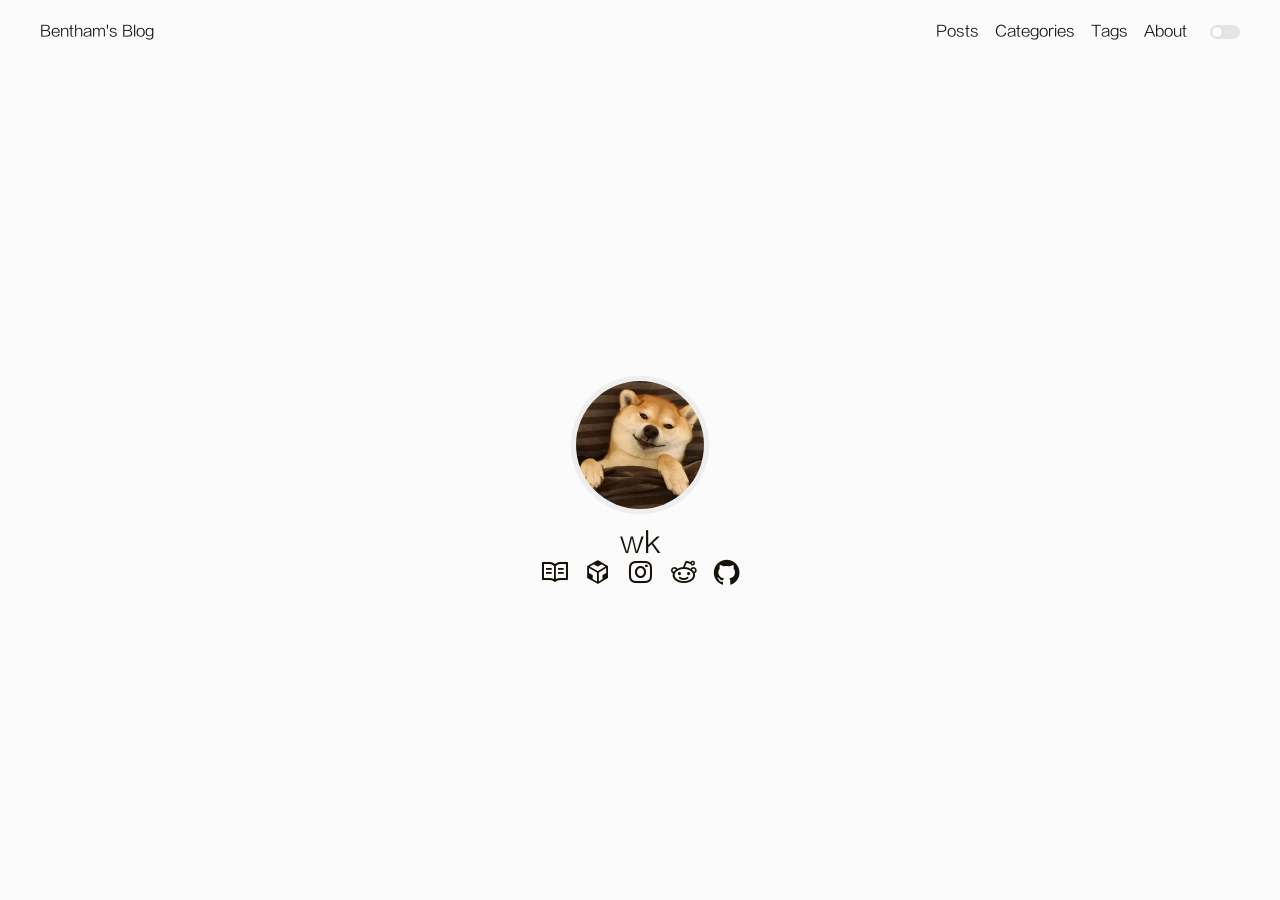
<file: index.html>
<!DOCTYPE html>
<html lang="en">

<head>
    <meta charset="UTF-8">
<meta name="viewport"
      content="width=device-width, initial-scale=1.0, maximum-scale=1.0, minimum-scale=1.0">
<meta http-equiv="X-UA-Compatible" content="ie=edge">

    <meta name="author" content="John Doe">





<title>Hexo</title>



    <link rel="icon" href="/favicon.ico">




    <!-- stylesheets list from _config.yml -->
    
    <link rel="stylesheet" href="/css/style.css">
    



    <!-- scripts list from _config.yml -->
    
    <script src="/js/script.js"></script>
    
    <script src="/js/tocbot.min.js"></script>
    



    
    
        
    


<meta name="generator" content="Hexo 8.1.1"></head>

<body>
    <script>
        // this function is used to check current theme before page loaded.
        (() => {
            const pagebody = document.getElementsByTagName('body')[0]

            function setTheme(status) {

                if (status === 'dark') {
                    window.sessionStorage.theme = 'dark'
                    pagebody.classList.add('dark-theme');

                } else if (status === 'light') {
                    window.sessionStorage.theme = 'light'
                    pagebody.classList.remove('dark-theme');
                }
            };

            setTheme(window.sessionStorage.theme)
        })();
    </script>

    <div class="wrapper">
        <header>
    <nav class="navbar">
        <div class="container">
            <div class="navbar-header header-logo"><a href="/">Bentham&#39;s Blog</a></div>
            <div class="menu navbar-right">
                
                <a class="menu-item" href="/archives">Posts</a>
                
                <a class="menu-item" href="/category">Categories</a>
                
                <a class="menu-item" href="/tag">Tags</a>
                
                <a class="menu-item" href="/about">About</a>
                
                
                <input id="switch_default" type="checkbox" class="switch_default">
                <label for="switch_default" class="toggleBtn"></label>
            </div>
        </div>
    </nav>

    
    <nav class="navbar-mobile" id="nav-mobile">
        <div class="container">
            <div class="navbar-header">
                <div>
                    <a href="/">Bentham&#39;s Blog</a><a id="mobile-toggle-theme">·&nbsp;Light</a>
                </div>
                <div class="menu-toggle" onclick="mobileBtn()">
                    <svg class="menu-icon" xmlns="http://www.w3.org/2000/svg" width="32" height="32" viewBox="0 0 24 24"><path fill="currentColor" d="M4.5 17.27q-.213 0-.356-.145T4 16.768t.144-.356t.356-.143h15q.213 0 .356.144q.144.144.144.357t-.144.356t-.356.143zm0-4.77q-.213 0-.356-.144T4 11.999t.144-.356t.356-.143h15q.213 0 .356.144t.144.357t-.144.356t-.356.143zm0-4.77q-.213 0-.356-.143Q4 7.443 4 7.23t.144-.356t.356-.143h15q.213 0 .356.144T20 7.23t-.144.356t-.356.144z"/></svg>
                    <svg class="close-icon" xmlns="http://www.w3.org/2000/svg" width="32" height="32" viewBox="0 0 24 24"><!-- Icon from Material Symbols Light by Google - https://github.com/google/material-design-icons/blob/master/LICENSE --><path fill="currentColor" d="m12 12.708l-5.246 5.246q-.14.14-.344.15t-.364-.15t-.16-.354t.16-.354L11.292 12L6.046 6.754q-.14-.14-.15-.344t.15-.364t.354-.16t.354.16L12 11.292l5.246-5.246q.14-.14.345-.15q.203-.01.363.15t.16.354t-.16.354L12.708 12l5.246 5.246q.14.14.15.345q.01.203-.15.363t-.354.16t-.354-.16z"/></svg>
                </div>
            </div>
            <div class="menu" id="mobile-menu">
                
                <a class="menu-item" href="/archives">Posts</a>
                
                <a class="menu-item" href="/category">Categories</a>
                
                <a class="menu-item" href="/tag">Tags</a>
                
                <a class="menu-item" href="/about">About</a>
                
            </div>
        </div>
    </nav>

</header>
<script>
    var mobileBtn = function f() {
        var toggleMenu = document.getElementsByClassName("menu-toggle")[0];
        var mobileMenu = document.getElementById("mobile-menu");
        if (toggleMenu.classList.contains("active")) {
            toggleMenu.classList.remove("active")
            mobileMenu.classList.remove("active")
        } else {
            toggleMenu.classList.add("active")
            mobileMenu.classList.add("active")
        }
    }
</script>
            <div class="main">
                
    <div class="container profile-container">
    <div class="intro">
        <div class="avatar">
            <a href="/archives"><img src="/image/avatar.jpeg"></a>
        </div>
        <div class="nickname">wk</div>
        <div class="links">
            
                
                    <a class="link-item" title="Blog" href="/archives">
                        
                        
                            <i class="iconfont icon-blog"></i>
                        
                    </a>

                    <a class="link-item" title="俄罗斯方块" href="/tetris/">


                            <i class="iconfont icon-codesandbox"></i>

                    </a>
                
                    <a class="link-item" title="Instagram" href="">
                        
                        
                            <i class="iconfont icon-instagram"></i>
                        
                    </a>
                
                    <a class="link-item" title="Reddit" href="">
                        
                        
                            <i class="iconfont icon-reddit"></i>
                        
                    </a>
                
                    <a class="link-item" title="Github" target="_blank" rel="noopener" href="https://github.com/3152834227">
                        
                        
                            <i class="iconfont icon-github"></i>
                        
                    </a>
                
            
        </div>
    </div>
</div>


            </div>
    </div>
</body>

</html>
</file>
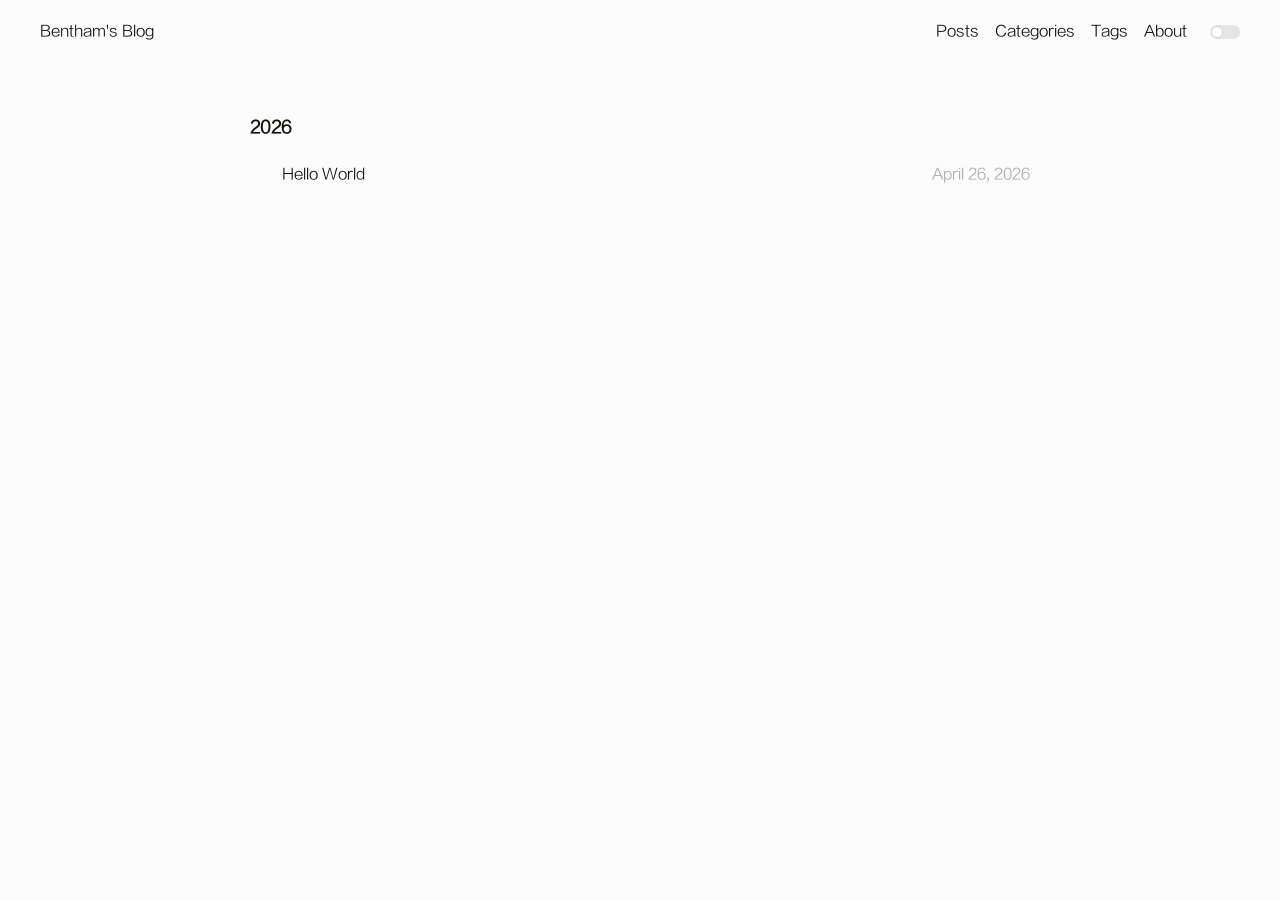
<file: archives/index.html>
<!DOCTYPE html>
<html lang="en">

<head>
    <meta charset="UTF-8">
<meta name="viewport"
      content="width=device-width, initial-scale=1.0, maximum-scale=1.0, minimum-scale=1.0">
<meta http-equiv="X-UA-Compatible" content="ie=edge">

    <meta name="author" content="John Doe">





<title>Archives | Hexo</title>



    <link rel="icon" href="/favicon.ico">




    <!-- stylesheets list from _config.yml -->
    
    <link rel="stylesheet" href="/css/style.css">
    



    <!-- scripts list from _config.yml -->
    
    <script src="/js/script.js"></script>
    
    <script src="/js/tocbot.min.js"></script>
    



    
    
        
    


<meta name="generator" content="Hexo 8.1.1"></head>

<body>
    <script>
        // this function is used to check current theme before page loaded.
        (() => {
            const pagebody = document.getElementsByTagName('body')[0]

            function setTheme(status) {

                if (status === 'dark') {
                    window.sessionStorage.theme = 'dark'
                    pagebody.classList.add('dark-theme');

                } else if (status === 'light') {
                    window.sessionStorage.theme = 'light'
                    pagebody.classList.remove('dark-theme');
                }
            };

            setTheme(window.sessionStorage.theme)
        })();
    </script>

    <div class="wrapper">
        <header>
    <nav class="navbar">
        <div class="container">
            <div class="navbar-header header-logo"><a href="/">Bentham&#39;s Blog</a></div>
            <div class="menu navbar-right">
                
                <a class="menu-item" href="/archives">Posts</a>
                
                <a class="menu-item" href="/category">Categories</a>
                
                <a class="menu-item" href="/tag">Tags</a>
                
                <a class="menu-item" href="/about">About</a>
                
                
                <input id="switch_default" type="checkbox" class="switch_default">
                <label for="switch_default" class="toggleBtn"></label>
            </div>
        </div>
    </nav>

    
    <nav class="navbar-mobile" id="nav-mobile">
        <div class="container">
            <div class="navbar-header">
                <div>
                    <a href="/">Bentham&#39;s Blog</a><a id="mobile-toggle-theme">·&nbsp;Light</a>
                </div>
                <div class="menu-toggle" onclick="mobileBtn()">
                    <svg class="menu-icon" xmlns="http://www.w3.org/2000/svg" width="32" height="32" viewBox="0 0 24 24"><path fill="currentColor" d="M4.5 17.27q-.213 0-.356-.145T4 16.768t.144-.356t.356-.143h15q.213 0 .356.144q.144.144.144.357t-.144.356t-.356.143zm0-4.77q-.213 0-.356-.144T4 11.999t.144-.356t.356-.143h15q.213 0 .356.144t.144.357t-.144.356t-.356.143zm0-4.77q-.213 0-.356-.143Q4 7.443 4 7.23t.144-.356t.356-.143h15q.213 0 .356.144T20 7.23t-.144.356t-.356.144z"/></svg>
                    <svg class="close-icon" xmlns="http://www.w3.org/2000/svg" width="32" height="32" viewBox="0 0 24 24"><!-- Icon from Material Symbols Light by Google - https://github.com/google/material-design-icons/blob/master/LICENSE --><path fill="currentColor" d="m12 12.708l-5.246 5.246q-.14.14-.344.15t-.364-.15t-.16-.354t.16-.354L11.292 12L6.046 6.754q-.14-.14-.15-.344t.15-.364t.354-.16t.354.16L12 11.292l5.246-5.246q.14-.14.345-.15q.203-.01.363.15t.16.354t-.16.354L12.708 12l5.246 5.246q.14.14.15.345q.01.203-.15.363t-.354.16t-.354-.16z"/></svg>
                </div>
            </div>
            <div class="menu" id="mobile-menu">
                
                <a class="menu-item" href="/archives">Posts</a>
                
                <a class="menu-item" href="/category">Categories</a>
                
                <a class="menu-item" href="/tag">Tags</a>
                
                <a class="menu-item" href="/about">About</a>
                
            </div>
        </div>
    </nav>

</header>
<script>
    var mobileBtn = function f() {
        var toggleMenu = document.getElementsByClassName("menu-toggle")[0];
        var mobileMenu = document.getElementById("mobile-menu");
        if (toggleMenu.classList.contains("active")) {
            toggleMenu.classList.remove("active")
            mobileMenu.classList.remove("active")
        } else {
            toggleMenu.classList.add("active")
            mobileMenu.classList.add("active")
        }
    }
</script>
            <div class="main">
                <div class="post-wrap archive">
    
    
        

        
            <h3>2026</h3>
        

        <article class="archive-item">
            <a class="archive-item-link" href="/2026/04/26/hello-world/">Hello World</a>
            <span class="archive-item-date">April 26, 2026</span>
        </article>
    
    
</div>
            </div>
    </div>
</body>

</html>
</file>
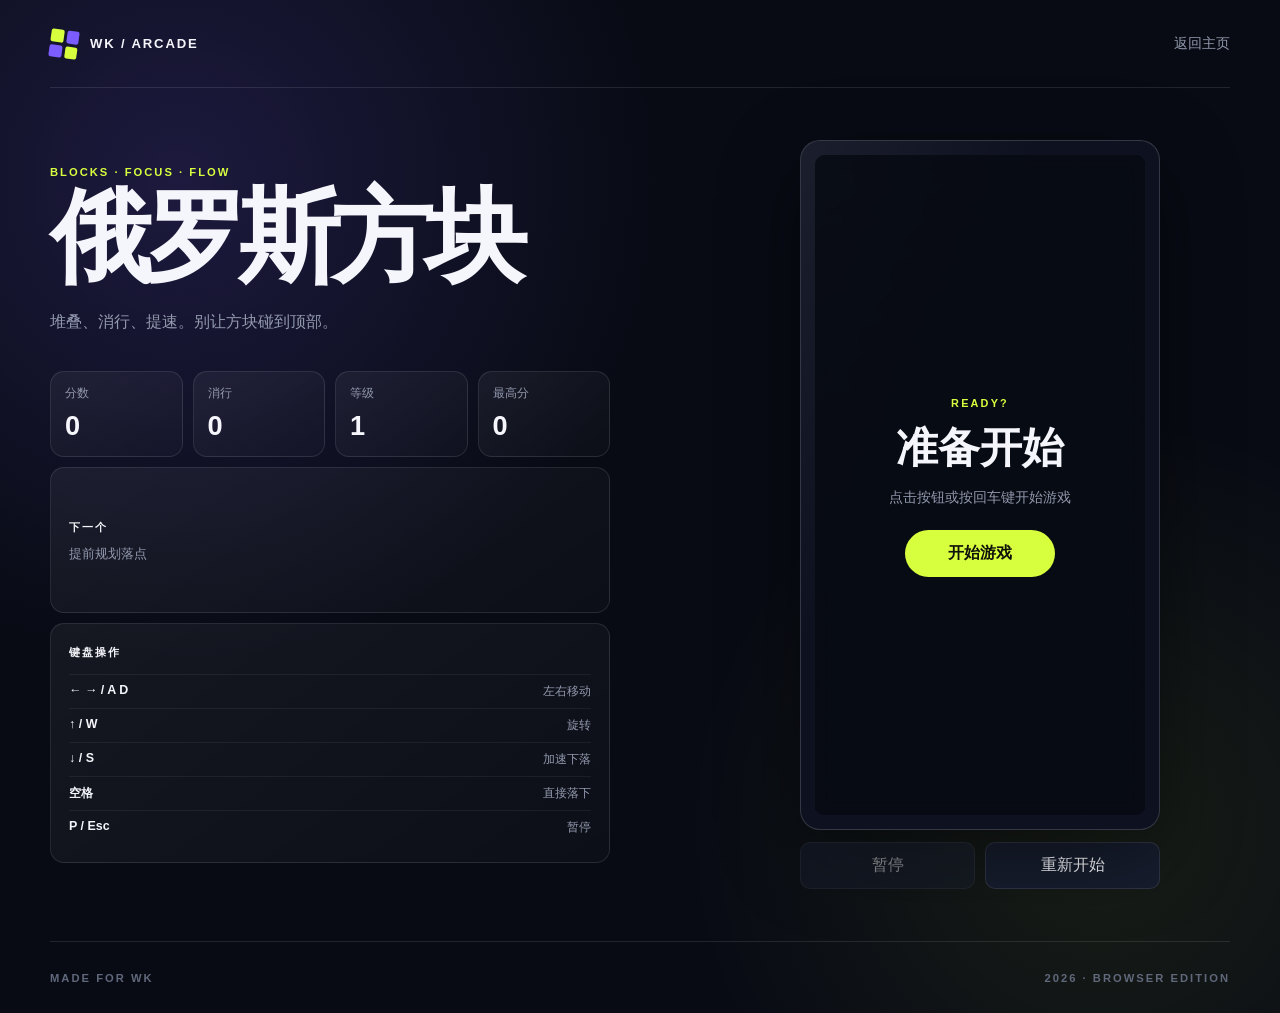
<file: tetris/index.html>
<!DOCTYPE html>
<html lang="zh-CN">
<head>
    <meta charset="UTF-8">
    <meta name="viewport" content="width=device-width, initial-scale=1.0">
    <meta name="description" content="wk 的俄罗斯方块小游戏">
    <meta name="author" content="wk">
    <title>俄罗斯方块 | wk</title>
    <link rel="icon" href="/favicon.ico">
    <link rel="stylesheet" href="/css/tetris.css">
</head>
<body>
    <div class="page-shell">
        <header class="game-header">
            <a class="brand" href="/" aria-label="返回 wk 的主页">
                <span class="brand-mark" aria-hidden="true"><i></i><i></i><i></i><i></i></span>
                <span>wk / arcade</span>
            </a>
            <a class="home-link" href="/">返回主页</a>
        </header>

        <main class="game-layout">
            <section class="intro-panel" aria-labelledby="game-title">
                <p class="eyebrow">BLOCKS · FOCUS · FLOW</p>
                <h1 id="game-title">俄罗斯方块</h1>
                <p class="lede">堆叠、消行、提速。别让方块碰到顶部。</p>

                <div class="stats" aria-label="游戏数据">
                    <div class="stat-card">
                        <span>分数</span>
                        <strong id="score">0</strong>
                    </div>
                    <div class="stat-card">
                        <span>消行</span>
                        <strong id="lines">0</strong>
                    </div>
                    <div class="stat-card">
                        <span>等级</span>
                        <strong id="level">1</strong>
                    </div>
                    <div class="stat-card">
                        <span>最高分</span>
                        <strong id="high-score">0</strong>
                    </div>
                </div>

                <div class="next-card">
                    <div>
                        <span class="panel-label">下一个</span>
                        <p>提前规划落点</p>
                    </div>
                    <canvas id="next" width="120" height="120" aria-label="下一个方块预览"></canvas>
                </div>

                <div class="desktop-controls">
                    <span class="panel-label">键盘操作</span>
                    <dl>
                        <div><dt>← → / A D</dt><dd>左右移动</dd></div>
                        <div><dt>↑ / W</dt><dd>旋转</dd></div>
                        <div><dt>↓ / S</dt><dd>加速下落</dd></div>
                        <div><dt>空格</dt><dd>直接落下</dd></div>
                        <div><dt>P / Esc</dt><dd>暂停</dd></div>
                    </dl>
                </div>
            </section>

            <section class="board-panel" aria-label="俄罗斯方块游戏区">
                <div class="board-frame">
                    <canvas id="game" width="300" height="600" tabindex="0" aria-label="俄罗斯方块游戏画布"></canvas>
                    <div id="overlay" class="overlay">
                        <div class="overlay-box">
                            <span id="overlay-kicker">READY?</span>
                            <h2 id="overlay-title">准备开始</h2>
                            <p id="overlay-message">点击按钮或按回车键开始游戏</p>
                            <button id="primary-action" class="primary-button" type="button">开始游戏</button>
                        </div>
                    </div>
                </div>

                <div class="action-row">
                    <button id="pause-button" class="secondary-button" type="button" disabled>暂停</button>
                    <button id="restart-button" class="secondary-button" type="button">重新开始</button>
                </div>

                <div class="touch-controls" aria-label="触屏操作">
                    <button type="button" data-action="left" aria-label="向左移动">←</button>
                    <button type="button" data-action="rotate" aria-label="旋转方块">↻</button>
                    <button type="button" data-action="right" aria-label="向右移动">→</button>
                    <button type="button" data-action="down" aria-label="加速下落">↓</button>
                    <button class="wide" type="button" data-action="drop" aria-label="直接落下">落下</button>
                </div>
                <p id="game-status" class="sr-only" aria-live="polite">游戏尚未开始</p>
            </section>
        </main>

        <footer class="game-footer">
            <span>MADE FOR WK</span>
            <span>2026 · BROWSER EDITION</span>
        </footer>
    </div>
    <script src="/js/tetris.js"></script>
</body>
</html>
</file>
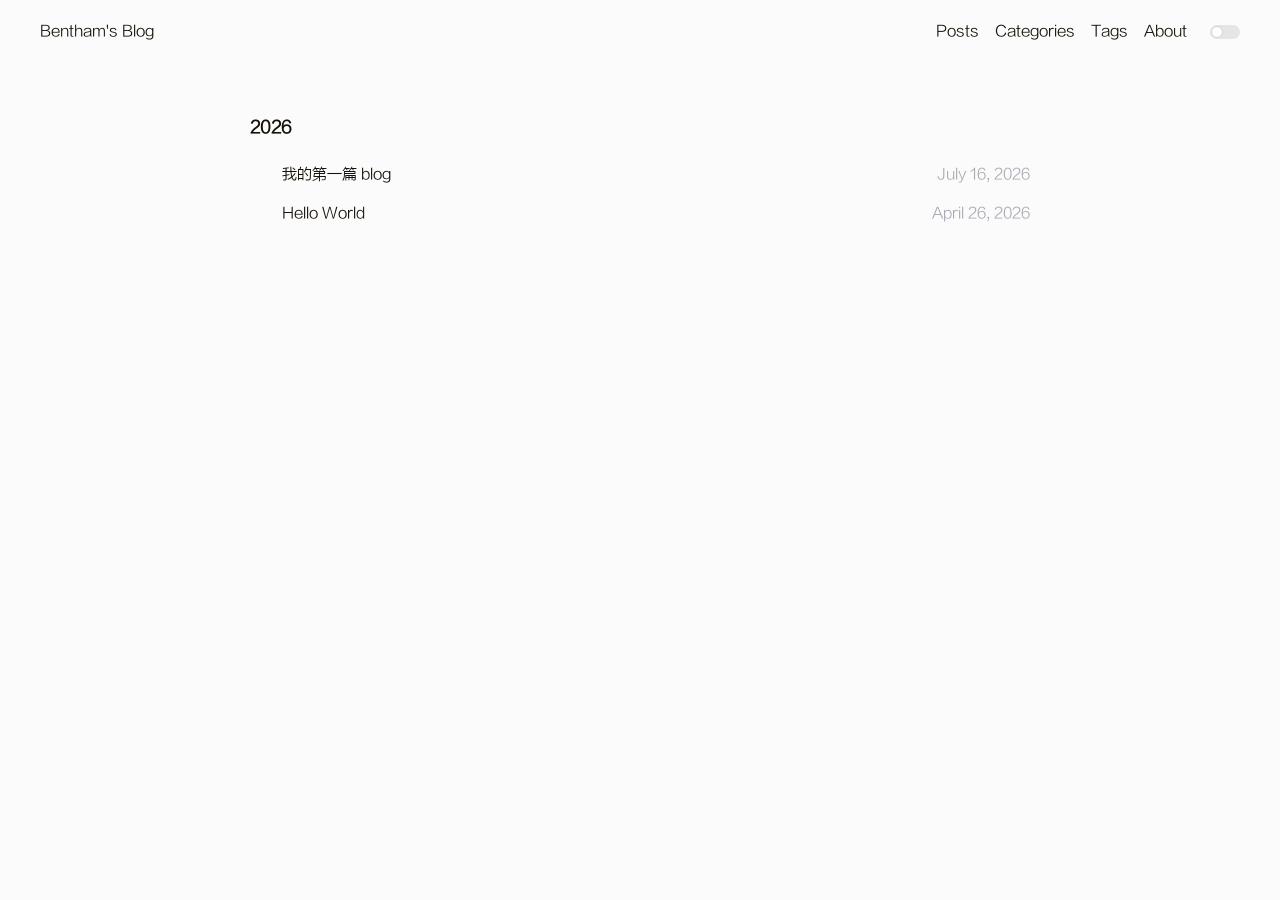
<file: archives/2026/index.html>
<!DOCTYPE html>
<html lang="en">

<head>
    <meta charset="UTF-8">
<meta name="viewport"
      content="width=device-width, initial-scale=1.0, maximum-scale=1.0, minimum-scale=1.0">
<meta http-equiv="X-UA-Compatible" content="ie=edge">

    <meta name="author" content="John Doe">





<title>Archives: 2026 | Hexo</title>



    <link rel="icon" href="/favicon.ico">




    <!-- stylesheets list from _config.yml -->
    
    <link rel="stylesheet" href="/css/style.css">
    



    <!-- scripts list from _config.yml -->
    
    <script src="/js/script.js"></script>
    
    <script src="/js/tocbot.min.js"></script>
    



    
    
        
    


<meta name="generator" content="Hexo 8.1.1"></head>

<body>
    <script>
        // this function is used to check current theme before page loaded.
        (() => {
            const pagebody = document.getElementsByTagName('body')[0]

            function setTheme(status) {

                if (status === 'dark') {
                    window.sessionStorage.theme = 'dark'
                    pagebody.classList.add('dark-theme');

                } else if (status === 'light') {
                    window.sessionStorage.theme = 'light'
                    pagebody.classList.remove('dark-theme');
                }
            };

            setTheme(window.sessionStorage.theme)
        })();
    </script>

    <div class="wrapper">
        <header>
    <nav class="navbar">
        <div class="container">
            <div class="navbar-header header-logo"><a href="/">Bentham&#39;s Blog</a></div>
            <div class="menu navbar-right">
                
                <a class="menu-item" href="/archives">Posts</a>
                
                <a class="menu-item" href="/category">Categories</a>
                
                <a class="menu-item" href="/tag">Tags</a>
                
                <a class="menu-item" href="/about">About</a>
                
                
                <input id="switch_default" type="checkbox" class="switch_default">
                <label for="switch_default" class="toggleBtn"></label>
            </div>
        </div>
    </nav>

    
    <nav class="navbar-mobile" id="nav-mobile">
        <div class="container">
            <div class="navbar-header">
                <div>
                    <a href="/">Bentham&#39;s Blog</a><a id="mobile-toggle-theme">·&nbsp;Light</a>
                </div>
                <div class="menu-toggle" onclick="mobileBtn()">
                    <svg class="menu-icon" xmlns="http://www.w3.org/2000/svg" width="32" height="32" viewBox="0 0 24 24"><path fill="currentColor" d="M4.5 17.27q-.213 0-.356-.145T4 16.768t.144-.356t.356-.143h15q.213 0 .356.144q.144.144.144.357t-.144.356t-.356.143zm0-4.77q-.213 0-.356-.144T4 11.999t.144-.356t.356-.143h15q.213 0 .356.144t.144.357t-.144.356t-.356.143zm0-4.77q-.213 0-.356-.143Q4 7.443 4 7.23t.144-.356t.356-.143h15q.213 0 .356.144T20 7.23t-.144.356t-.356.144z"/></svg>
                    <svg class="close-icon" xmlns="http://www.w3.org/2000/svg" width="32" height="32" viewBox="0 0 24 24"><!-- Icon from Material Symbols Light by Google - https://github.com/google/material-design-icons/blob/master/LICENSE --><path fill="currentColor" d="m12 12.708l-5.246 5.246q-.14.14-.344.15t-.364-.15t-.16-.354t.16-.354L11.292 12L6.046 6.754q-.14-.14-.15-.344t.15-.364t.354-.16t.354.16L12 11.292l5.246-5.246q.14-.14.345-.15q.203-.01.363.15t.16.354t-.16.354L12.708 12l5.246 5.246q.14.14.15.345q.01.203-.15.363t-.354.16t-.354-.16z"/></svg>
                </div>
            </div>
            <div class="menu" id="mobile-menu">
                
                <a class="menu-item" href="/archives">Posts</a>
                
                <a class="menu-item" href="/category">Categories</a>
                
                <a class="menu-item" href="/tag">Tags</a>
                
                <a class="menu-item" href="/about">About</a>
                
            </div>
        </div>
    </nav>

</header>
<script>
    var mobileBtn = function f() {
        var toggleMenu = document.getElementsByClassName("menu-toggle")[0];
        var mobileMenu = document.getElementById("mobile-menu");
        if (toggleMenu.classList.contains("active")) {
            toggleMenu.classList.remove("active")
            mobileMenu.classList.remove("active")
        } else {
            toggleMenu.classList.add("active")
            mobileMenu.classList.add("active")
        }
    }
</script>
            <div class="main">
                <div class="post-wrap archive">
    
    
        

        
            <h3>2026</h3>
        

        <article class="archive-item">
            <a class="archive-item-link" href="/2026/07/16/my-first-blog/">我的第一篇 blog</a>
            <span class="archive-item-date">July 16, 2026</span>
        </article>

        <article class="archive-item">
            <a class="archive-item-link" href="/2026/04/26/hello-world/">Hello World</a>
            <span class="archive-item-date">April 26, 2026</span>
        </article>
    
    
</div>
            </div>
    </div>
</body>

</html>
</file>
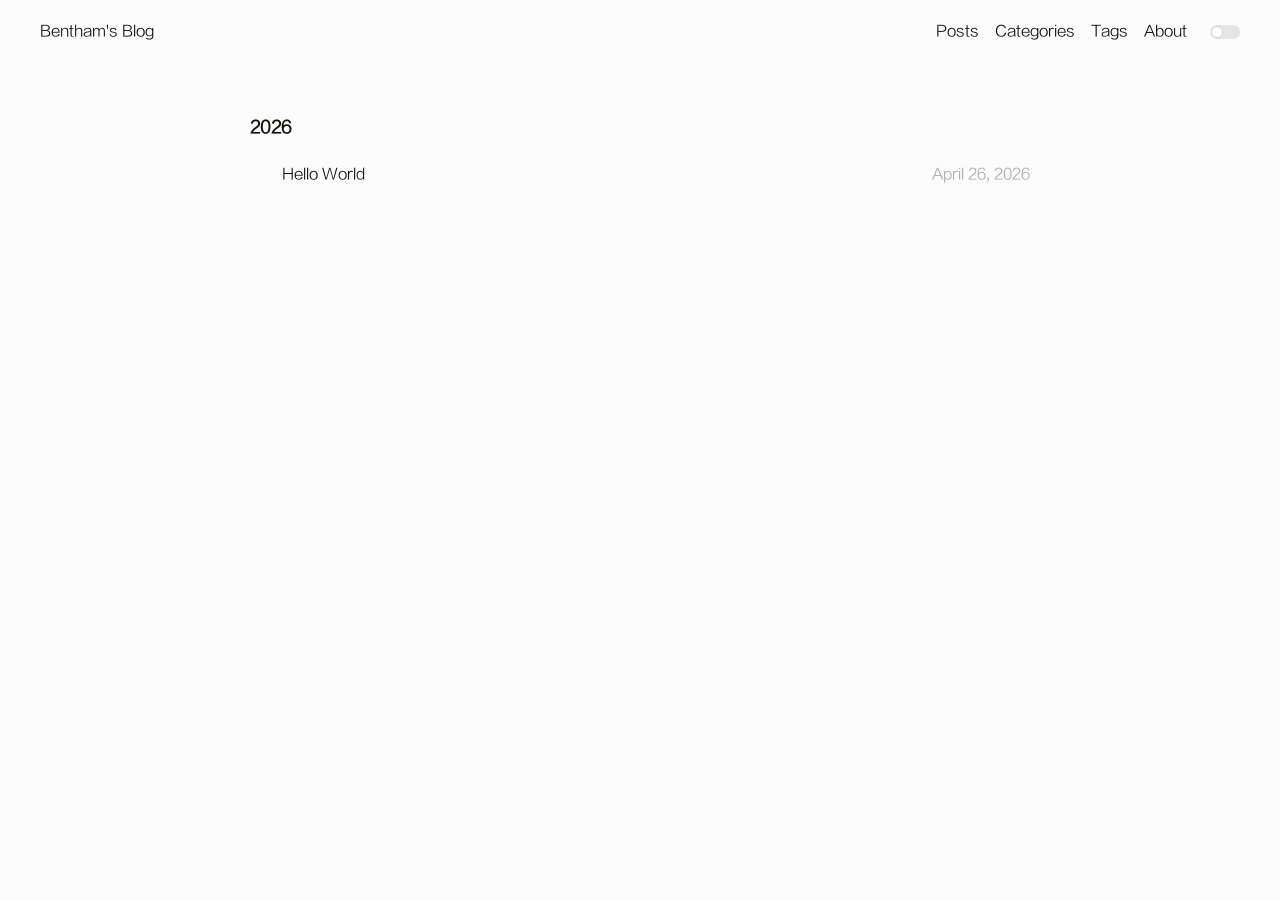
<file: archives/2026/04/index.html>
<!DOCTYPE html>
<html lang="en">

<head>
    <meta charset="UTF-8">
<meta name="viewport"
      content="width=device-width, initial-scale=1.0, maximum-scale=1.0, minimum-scale=1.0">
<meta http-equiv="X-UA-Compatible" content="ie=edge">

    <meta name="author" content="John Doe">





<title>Archives: 2026/4 | Hexo</title>



    <link rel="icon" href="/favicon.ico">




    <!-- stylesheets list from _config.yml -->
    
    <link rel="stylesheet" href="/css/style.css">
    



    <!-- scripts list from _config.yml -->
    
    <script src="/js/script.js"></script>
    
    <script src="/js/tocbot.min.js"></script>
    



    
    
        
    


<meta name="generator" content="Hexo 8.1.1"></head>

<body>
    <script>
        // this function is used to check current theme before page loaded.
        (() => {
            const pagebody = document.getElementsByTagName('body')[0]

            function setTheme(status) {

                if (status === 'dark') {
                    window.sessionStorage.theme = 'dark'
                    pagebody.classList.add('dark-theme');

                } else if (status === 'light') {
                    window.sessionStorage.theme = 'light'
                    pagebody.classList.remove('dark-theme');
                }
            };

            setTheme(window.sessionStorage.theme)
        })();
    </script>

    <div class="wrapper">
        <header>
    <nav class="navbar">
        <div class="container">
            <div class="navbar-header header-logo"><a href="/">Bentham&#39;s Blog</a></div>
            <div class="menu navbar-right">
                
                <a class="menu-item" href="/archives">Posts</a>
                
                <a class="menu-item" href="/category">Categories</a>
                
                <a class="menu-item" href="/tag">Tags</a>
                
                <a class="menu-item" href="/about">About</a>
                
                
                <input id="switch_default" type="checkbox" class="switch_default">
                <label for="switch_default" class="toggleBtn"></label>
            </div>
        </div>
    </nav>

    
    <nav class="navbar-mobile" id="nav-mobile">
        <div class="container">
            <div class="navbar-header">
                <div>
                    <a href="/">Bentham&#39;s Blog</a><a id="mobile-toggle-theme">·&nbsp;Light</a>
                </div>
                <div class="menu-toggle" onclick="mobileBtn()">
                    <svg class="menu-icon" xmlns="http://www.w3.org/2000/svg" width="32" height="32" viewBox="0 0 24 24"><path fill="currentColor" d="M4.5 17.27q-.213 0-.356-.145T4 16.768t.144-.356t.356-.143h15q.213 0 .356.144q.144.144.144.357t-.144.356t-.356.143zm0-4.77q-.213 0-.356-.144T4 11.999t.144-.356t.356-.143h15q.213 0 .356.144t.144.357t-.144.356t-.356.143zm0-4.77q-.213 0-.356-.143Q4 7.443 4 7.23t.144-.356t.356-.143h15q.213 0 .356.144T20 7.23t-.144.356t-.356.144z"/></svg>
                    <svg class="close-icon" xmlns="http://www.w3.org/2000/svg" width="32" height="32" viewBox="0 0 24 24"><!-- Icon from Material Symbols Light by Google - https://github.com/google/material-design-icons/blob/master/LICENSE --><path fill="currentColor" d="m12 12.708l-5.246 5.246q-.14.14-.344.15t-.364-.15t-.16-.354t.16-.354L11.292 12L6.046 6.754q-.14-.14-.15-.344t.15-.364t.354-.16t.354.16L12 11.292l5.246-5.246q.14-.14.345-.15q.203-.01.363.15t.16.354t-.16.354L12.708 12l5.246 5.246q.14.14.15.345q.01.203-.15.363t-.354.16t-.354-.16z"/></svg>
                </div>
            </div>
            <div class="menu" id="mobile-menu">
                
                <a class="menu-item" href="/archives">Posts</a>
                
                <a class="menu-item" href="/category">Categories</a>
                
                <a class="menu-item" href="/tag">Tags</a>
                
                <a class="menu-item" href="/about">About</a>
                
            </div>
        </div>
    </nav>

</header>
<script>
    var mobileBtn = function f() {
        var toggleMenu = document.getElementsByClassName("menu-toggle")[0];
        var mobileMenu = document.getElementById("mobile-menu");
        if (toggleMenu.classList.contains("active")) {
            toggleMenu.classList.remove("active")
            mobileMenu.classList.remove("active")
        } else {
            toggleMenu.classList.add("active")
            mobileMenu.classList.add("active")
        }
    }
</script>
            <div class="main">
                <div class="post-wrap archive">
    
    
        

        
            <h3>2026</h3>
        

        <article class="archive-item">
            <a class="archive-item-link" href="/2026/04/26/hello-world/">Hello World</a>
            <span class="archive-item-date">April 26, 2026</span>
        </article>
    
    
</div>
            </div>
    </div>
</body>

</html>
</file>
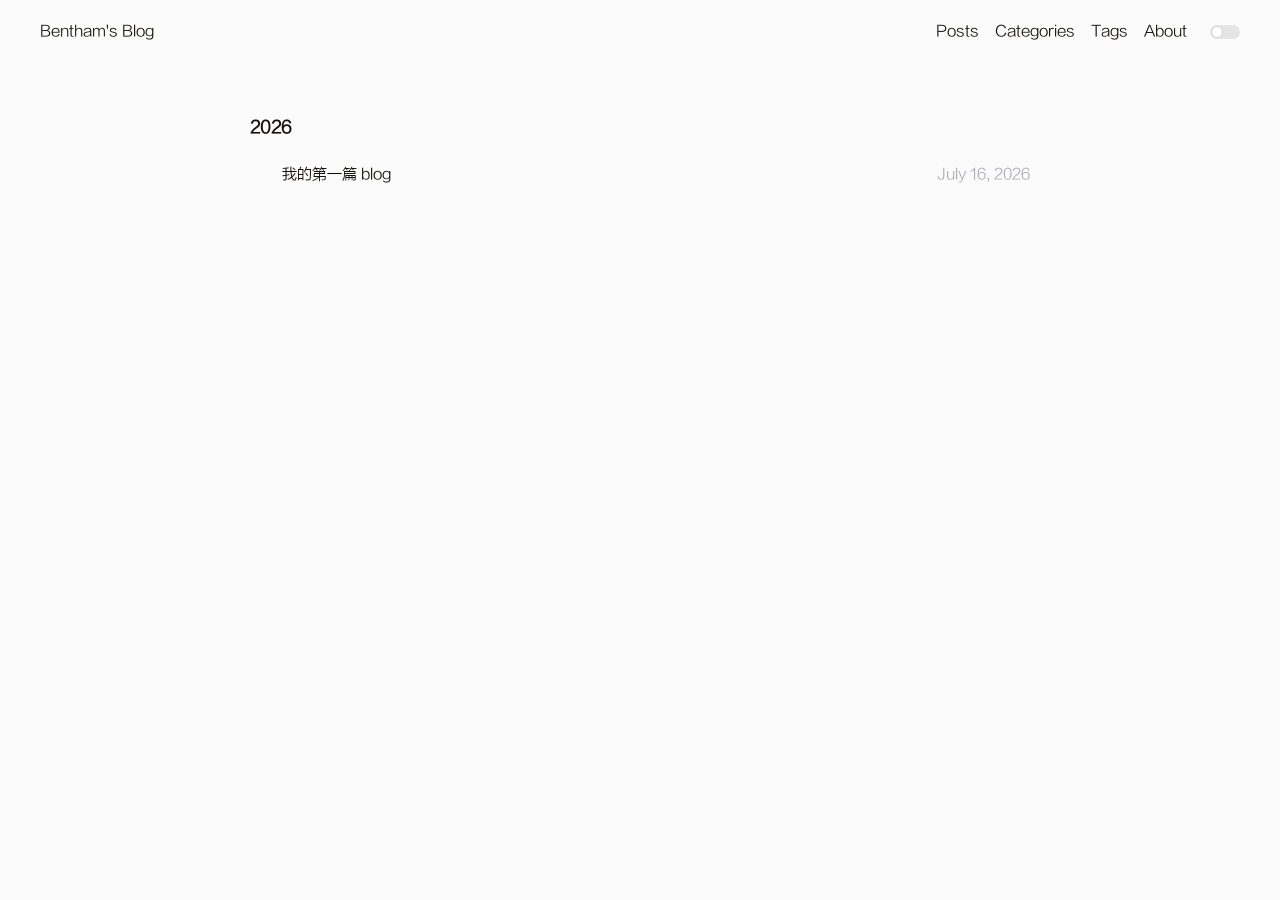
<file: archives/2026/07/index.html>
<!DOCTYPE html>
<html lang="en">

<head>
    <meta charset="UTF-8">
<meta name="viewport"
      content="width=device-width, initial-scale=1.0, maximum-scale=1.0, minimum-scale=1.0">
<meta http-equiv="X-UA-Compatible" content="ie=edge">

    <meta name="author" content="John Doe">





<title>Archives: 2026/4 | Hexo</title>



    <link rel="icon" href="/favicon.ico">




    <!-- stylesheets list from _config.yml -->
    
    <link rel="stylesheet" href="/css/style.css">
    



    <!-- scripts list from _config.yml -->
    
    <script src="/js/script.js"></script>
    
    <script src="/js/tocbot.min.js"></script>
    



    
    
        
    


<meta name="generator" content="Hexo 8.1.1"></head>

<body>
    <script>
        // this function is used to check current theme before page loaded.
        (() => {
            const pagebody = document.getElementsByTagName('body')[0]

            function setTheme(status) {

                if (status === 'dark') {
                    window.sessionStorage.theme = 'dark'
                    pagebody.classList.add('dark-theme');

                } else if (status === 'light') {
                    window.sessionStorage.theme = 'light'
                    pagebody.classList.remove('dark-theme');
                }
            };

            setTheme(window.sessionStorage.theme)
        })();
    </script>

    <div class="wrapper">
        <header>
    <nav class="navbar">
        <div class="container">
            <div class="navbar-header header-logo"><a href="/">Bentham&#39;s Blog</a></div>
            <div class="menu navbar-right">
                
                <a class="menu-item" href="/archives">Posts</a>
                
                <a class="menu-item" href="/category">Categories</a>
                
                <a class="menu-item" href="/tag">Tags</a>
                
                <a class="menu-item" href="/about">About</a>
                
                
                <input id="switch_default" type="checkbox" class="switch_default">
                <label for="switch_default" class="toggleBtn"></label>
            </div>
        </div>
    </nav>

    
    <nav class="navbar-mobile" id="nav-mobile">
        <div class="container">
            <div class="navbar-header">
                <div>
                    <a href="/">Bentham&#39;s Blog</a><a id="mobile-toggle-theme">·&nbsp;Light</a>
                </div>
                <div class="menu-toggle" onclick="mobileBtn()">
                    <svg class="menu-icon" xmlns="http://www.w3.org/2000/svg" width="32" height="32" viewBox="0 0 24 24"><path fill="currentColor" d="M4.5 17.27q-.213 0-.356-.145T4 16.768t.144-.356t.356-.143h15q.213 0 .356.144q.144.144.144.357t-.144.356t-.356.143zm0-4.77q-.213 0-.356-.144T4 11.999t.144-.356t.356-.143h15q.213 0 .356.144t.144.357t-.144.356t-.356.143zm0-4.77q-.213 0-.356-.143Q4 7.443 4 7.23t.144-.356t.356-.143h15q.213 0 .356.144T20 7.23t-.144.356t-.356.144z"/></svg>
                    <svg class="close-icon" xmlns="http://www.w3.org/2000/svg" width="32" height="32" viewBox="0 0 24 24"><!-- Icon from Material Symbols Light by Google - https://github.com/google/material-design-icons/blob/master/LICENSE --><path fill="currentColor" d="m12 12.708l-5.246 5.246q-.14.14-.344.15t-.364-.15t-.16-.354t.16-.354L11.292 12L6.046 6.754q-.14-.14-.15-.344t.15-.364t.354-.16t.354.16L12 11.292l5.246-5.246q.14-.14.345-.15q.203-.01.363.15t.16.354t-.16.354L12.708 12l5.246 5.246q.14.14.15.345q.01.203-.15.363t-.354.16t-.354-.16z"/></svg>
                </div>
            </div>
            <div class="menu" id="mobile-menu">
                
                <a class="menu-item" href="/archives">Posts</a>
                
                <a class="menu-item" href="/category">Categories</a>
                
                <a class="menu-item" href="/tag">Tags</a>
                
                <a class="menu-item" href="/about">About</a>
                
            </div>
        </div>
    </nav>

</header>
<script>
    var mobileBtn = function f() {
        var toggleMenu = document.getElementsByClassName("menu-toggle")[0];
        var mobileMenu = document.getElementById("mobile-menu");
        if (toggleMenu.classList.contains("active")) {
            toggleMenu.classList.remove("active")
            mobileMenu.classList.remove("active")
        } else {
            toggleMenu.classList.add("active")
            mobileMenu.classList.add("active")
        }
    }
</script>
            <div class="main">
                <div class="post-wrap archive">
    
    
        

        
            <h3>2026</h3>
        

        <article class="archive-item">
            <a class="archive-item-link" href="/2026/07/16/my-first-blog/">我的第一篇 blog</a>
            <span class="archive-item-date">July 16, 2026</span>
        </article>
    
    
</div>
            </div>
    </div>
</body>

</html>
</file>
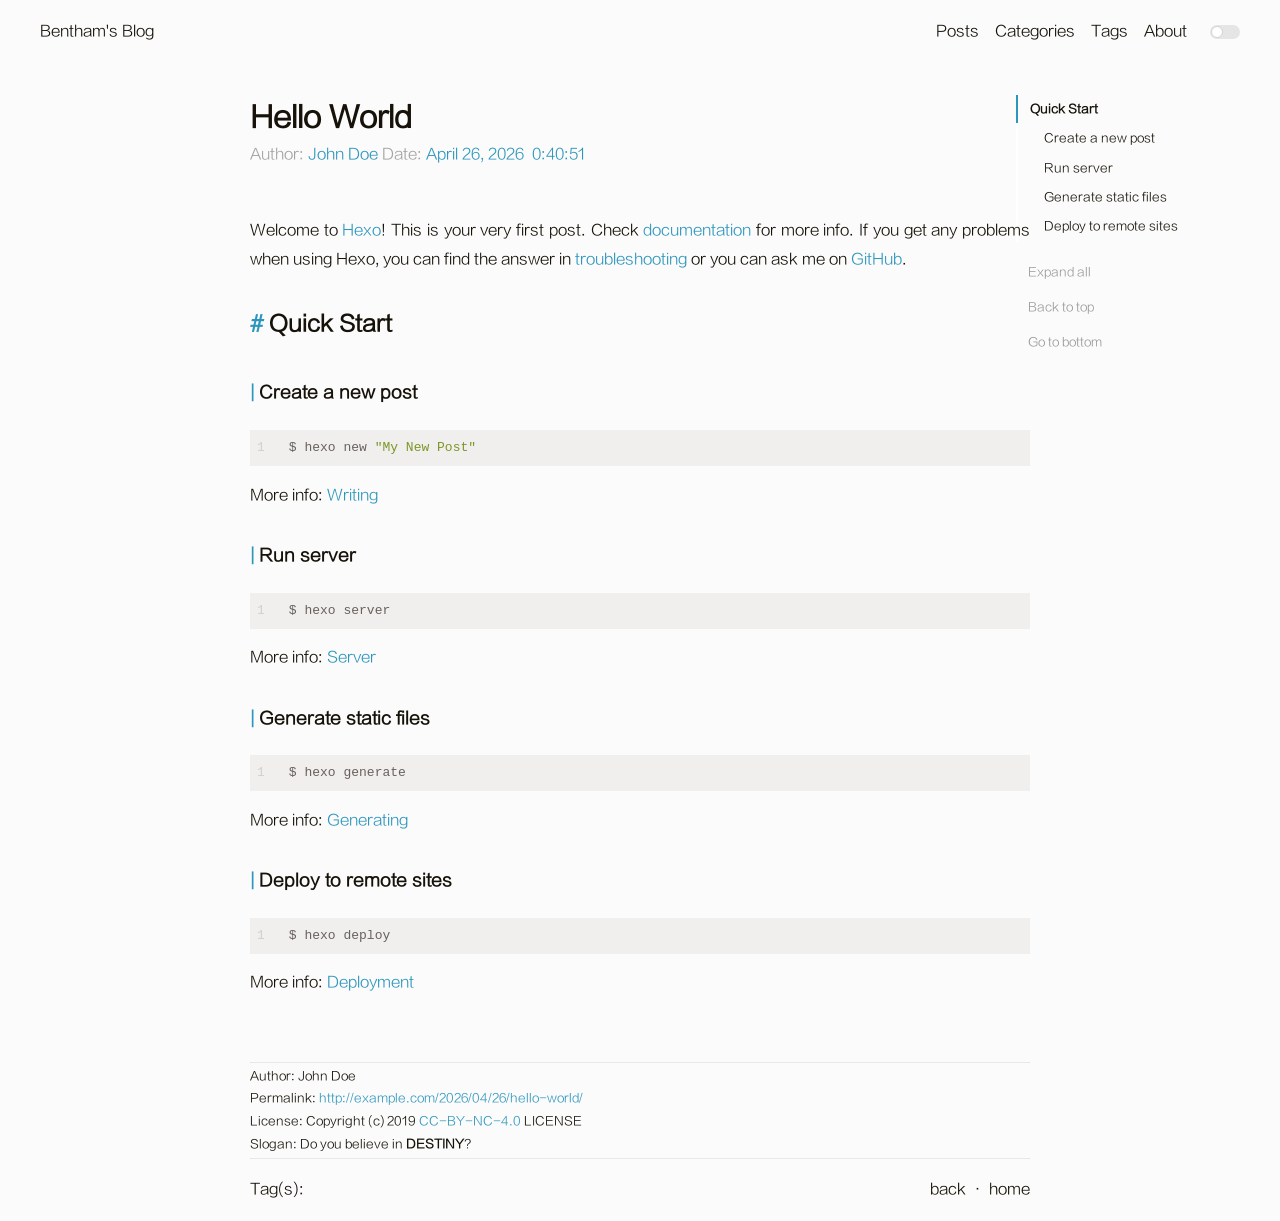
<file: 2026/04/26/hello-world/index.html>
<!DOCTYPE html>
<html lang="en">

<head>
    <meta charset="UTF-8">
<meta name="viewport"
      content="width=device-width, initial-scale=1.0, maximum-scale=1.0, minimum-scale=1.0">
<meta http-equiv="X-UA-Compatible" content="ie=edge">

    <meta name="author" content="John Doe">





<title>Hello World | Hexo</title>



    <link rel="icon" href="/favicon.ico">




    <!-- stylesheets list from _config.yml -->
    
    <link rel="stylesheet" href="/css/style.css">
    



    <!-- scripts list from _config.yml -->
    
    <script src="/js/script.js"></script>
    
    <script src="/js/tocbot.min.js"></script>
    



    
    
        
    


<meta name="generator" content="Hexo 8.1.1"></head>

<body>
    <script>
        // this function is used to check current theme before page loaded.
        (() => {
            const pagebody = document.getElementsByTagName('body')[0]

            function setTheme(status) {

                if (status === 'dark') {
                    window.sessionStorage.theme = 'dark'
                    pagebody.classList.add('dark-theme');

                } else if (status === 'light') {
                    window.sessionStorage.theme = 'light'
                    pagebody.classList.remove('dark-theme');
                }
            };

            setTheme(window.sessionStorage.theme)
        })();
    </script>

    <div class="wrapper">
        <header>
    <nav class="navbar">
        <div class="container">
            <div class="navbar-header header-logo"><a href="/">Bentham&#39;s Blog</a></div>
            <div class="menu navbar-right">
                
                <a class="menu-item" href="/archives">Posts</a>
                
                <a class="menu-item" href="/category">Categories</a>
                
                <a class="menu-item" href="/tag">Tags</a>
                
                <a class="menu-item" href="/about">About</a>
                
                
                <input id="switch_default" type="checkbox" class="switch_default">
                <label for="switch_default" class="toggleBtn"></label>
            </div>
        </div>
    </nav>

    
    <nav class="navbar-mobile" id="nav-mobile">
        <div class="container">
            <div class="navbar-header">
                <div>
                    <a href="/">Bentham&#39;s Blog</a><a id="mobile-toggle-theme">·&nbsp;Light</a>
                </div>
                <div class="menu-toggle" onclick="mobileBtn()">
                    <svg class="menu-icon" xmlns="http://www.w3.org/2000/svg" width="32" height="32" viewBox="0 0 24 24"><path fill="currentColor" d="M4.5 17.27q-.213 0-.356-.145T4 16.768t.144-.356t.356-.143h15q.213 0 .356.144q.144.144.144.357t-.144.356t-.356.143zm0-4.77q-.213 0-.356-.144T4 11.999t.144-.356t.356-.143h15q.213 0 .356.144t.144.357t-.144.356t-.356.143zm0-4.77q-.213 0-.356-.143Q4 7.443 4 7.23t.144-.356t.356-.143h15q.213 0 .356.144T20 7.23t-.144.356t-.356.144z"/></svg>
                    <svg class="close-icon" xmlns="http://www.w3.org/2000/svg" width="32" height="32" viewBox="0 0 24 24"><!-- Icon from Material Symbols Light by Google - https://github.com/google/material-design-icons/blob/master/LICENSE --><path fill="currentColor" d="m12 12.708l-5.246 5.246q-.14.14-.344.15t-.364-.15t-.16-.354t.16-.354L11.292 12L6.046 6.754q-.14-.14-.15-.344t.15-.364t.354-.16t.354.16L12 11.292l5.246-5.246q.14-.14.345-.15q.203-.01.363.15t.16.354t-.16.354L12.708 12l5.246 5.246q.14.14.15.345q.01.203-.15.363t-.354.16t-.354-.16z"/></svg>
                </div>
            </div>
            <div class="menu" id="mobile-menu">
                
                <a class="menu-item" href="/archives">Posts</a>
                
                <a class="menu-item" href="/category">Categories</a>
                
                <a class="menu-item" href="/tag">Tags</a>
                
                <a class="menu-item" href="/about">About</a>
                
            </div>
        </div>
    </nav>

</header>
<script>
    var mobileBtn = function f() {
        var toggleMenu = document.getElementsByClassName("menu-toggle")[0];
        var mobileMenu = document.getElementById("mobile-menu");
        if (toggleMenu.classList.contains("active")) {
            toggleMenu.classList.remove("active")
            mobileMenu.classList.remove("active")
        } else {
            toggleMenu.classList.add("active")
            mobileMenu.classList.add("active")
        }
    }
</script>
            <div class="main">
                <div class="container">
    
    
        <div class="post-toc">
    <div class="tocbot-list">
    </div>
    <div class="tocbot-list-menu">
        <a class="tocbot-toc-expand" onclick="expand_toc()">Expand all</a>
        <a onclick="go_top()">Back to top</a>
        <a onclick="go_bottom()">Go to bottom</a>
    </div>
</div>

<script>
    var tocbot_timer;
    var DEPTH_MAX = 6; // 为 6 时展开所有
    var tocbot_default_config = {
        tocSelector: '.tocbot-list',
        contentSelector: '.post-content',
        headingSelector: 'h1, h2, h3, h4, h5',
        orderedList: false,
        scrollSmooth: true,
        onClick: extend_click,
    };

    function extend_click() {
        clearTimeout(tocbot_timer);
        tocbot_timer = setTimeout(function() {
            tocbot.refresh(obj_merge(tocbot_default_config, {
                hasInnerContainers: true
            }));
        }, 420); // 这个值是由 tocbot 源码里定义的 scrollSmoothDuration 得来的
    }

    document.ready(function() {
        tocbot.init(obj_merge(tocbot_default_config, {
            collapseDepth: 1
        }));
    });

    function expand_toc() {
        var b = document.querySelector('.tocbot-toc-expand');
        var expanded = b.getAttribute('data-expanded');
        expanded ? b.removeAttribute('data-expanded') : b.setAttribute('data-expanded', true);
        tocbot.refresh(obj_merge(tocbot_default_config, {
            collapseDepth: expanded ? 1 : DEPTH_MAX
        }));
        b.innerText = expanded ? 'Expand all' : 'Collapse all';
    }

    function go_top() {
        window.scrollTo(0, 0);
    }

    function go_bottom() {
        window.scrollTo(0, document.body.scrollHeight);
    }

    function obj_merge(target, source) {
        for (var item in source) {
            if (source.hasOwnProperty(item)) {
                target[item] = source[item];
            }
        }
        return target;
    }
</script>
    

    
    <article class="post-wrap">
        <header class="post-header">
            <h1 class="post-title">Hello World</h1>
            
                <div class="post-meta">
                    
                        Author: <a itemprop="author" rel="author" href="/">John Doe</a>
                    

                    
                        <span class="post-time">
                        Date: <a href="#">April 26, 2026&nbsp;&nbsp;0:40:51</a>
                        </span>
                    
                    
                </div>
            
        </header>

        <div class="post-content">
            <p>Welcome to <a target="_blank" rel="noopener" href="https://hexo.io/">Hexo</a>! This is your very first post. Check <a target="_blank" rel="noopener" href="https://hexo.io/docs/">documentation</a> for more info. If you get any problems when using Hexo, you can find the answer in <a target="_blank" rel="noopener" href="https://hexo.io/docs/troubleshooting.html">troubleshooting</a> or you can ask me on <a target="_blank" rel="noopener" href="https://github.com/hexojs/hexo/issues">GitHub</a>.</p>
<h2 id="Quick-Start"><a href="#Quick-Start" class="headerlink" title="Quick Start"></a>Quick Start</h2><h3 id="Create-a-new-post"><a href="#Create-a-new-post" class="headerlink" title="Create a new post"></a>Create a new post</h3><figure class="highlight bash"><table><tr><td class="gutter"><pre><span class="line">1</span><br></pre></td><td class="code"><pre><span class="line">$ hexo new <span class="string">&quot;My New Post&quot;</span></span><br></pre></td></tr></table></figure>

<p>More info: <a target="_blank" rel="noopener" href="https://hexo.io/docs/writing.html">Writing</a></p>
<h3 id="Run-server"><a href="#Run-server" class="headerlink" title="Run server"></a>Run server</h3><figure class="highlight bash"><table><tr><td class="gutter"><pre><span class="line">1</span><br></pre></td><td class="code"><pre><span class="line">$ hexo server</span><br></pre></td></tr></table></figure>

<p>More info: <a target="_blank" rel="noopener" href="https://hexo.io/docs/server.html">Server</a></p>
<h3 id="Generate-static-files"><a href="#Generate-static-files" class="headerlink" title="Generate static files"></a>Generate static files</h3><figure class="highlight bash"><table><tr><td class="gutter"><pre><span class="line">1</span><br></pre></td><td class="code"><pre><span class="line">$ hexo generate</span><br></pre></td></tr></table></figure>

<p>More info: <a target="_blank" rel="noopener" href="https://hexo.io/docs/generating.html">Generating</a></p>
<h3 id="Deploy-to-remote-sites"><a href="#Deploy-to-remote-sites" class="headerlink" title="Deploy to remote sites"></a>Deploy to remote sites</h3><figure class="highlight bash"><table><tr><td class="gutter"><pre><span class="line">1</span><br></pre></td><td class="code"><pre><span class="line">$ hexo deploy</span><br></pre></td></tr></table></figure>

<p>More info: <a target="_blank" rel="noopener" href="https://hexo.io/docs/one-command-deployment.html">Deployment</a></p>

        </div>

        
            <section class="post-copyright">
                
                    <p class="copyright-item">
                        <span>Author:</span>
                        <span>John Doe</span>
                    </p>
                
                
                    <p class="copyright-item">
                        <span>Permalink:</span>
                        <span><a href="http://example.com/2026/04/26/hello-world/">http://example.com/2026/04/26/hello-world/</a></span>
                    </p>
                
                
                    <p class="copyright-item">
                        <span>License:</span>
                        <span>Copyright (c) 2019 <a target="_blank" rel="noopener" href="http://creativecommons.org/licenses/by-nc/4.0/">CC-BY-NC-4.0</a> LICENSE</span>
                    </p>
                
                
                     <p class="copyright-item">
                         <span>Slogan:</span>
                         <span>Do you believe in <strong>DESTINY</strong>?</span>
                     </p>
                

            </section>
        
        <section class="post-tags">
            <div>
                <span>Tag(s):</span>
                <span class="tag">
                    
                </span>
            </div>
            <div>
                <a href="javascript:window.history.back();">back</a>
                <span>· </span>
                <a href="/">home</a>
            </div>
        </section>
        <section class="post-nav">
            
            
        </section>


    </article>
</div>

            </div>
    </div>
</body>

</html>
</file>
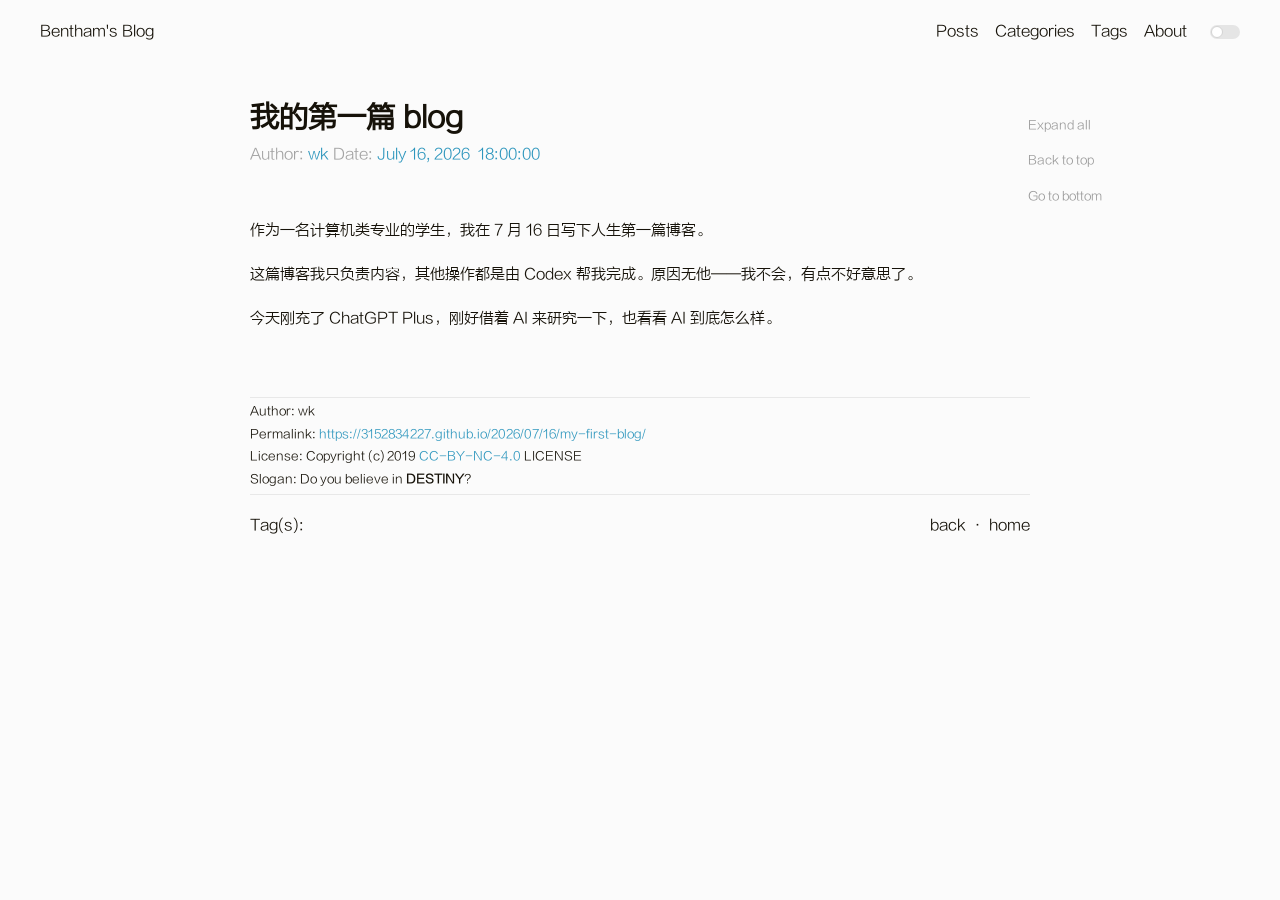
<file: 2026/07/16/my-first-blog/index.html>
<!DOCTYPE html>
<html lang="en">

<head>
    <meta charset="UTF-8">
<meta name="viewport"
      content="width=device-width, initial-scale=1.0, maximum-scale=1.0, minimum-scale=1.0">
<meta http-equiv="X-UA-Compatible" content="ie=edge">

    <meta name="author" content="wk">





<title>我的第一篇 blog | wk</title>



    <link rel="icon" href="/favicon.ico">




    <!-- stylesheets list from _config.yml -->
    
    <link rel="stylesheet" href="/css/style.css">
    



    <!-- scripts list from _config.yml -->
    
    <script src="/js/script.js"></script>
    
    <script src="/js/tocbot.min.js"></script>
    



    
    
        
    


<meta name="generator" content="Hexo 8.1.1"></head>

<body>
    <script>
        // this function is used to check current theme before page loaded.
        (() => {
            const pagebody = document.getElementsByTagName('body')[0]

            function setTheme(status) {

                if (status === 'dark') {
                    window.sessionStorage.theme = 'dark'
                    pagebody.classList.add('dark-theme');

                } else if (status === 'light') {
                    window.sessionStorage.theme = 'light'
                    pagebody.classList.remove('dark-theme');
                }
            };

            setTheme(window.sessionStorage.theme)
        })();
    </script>

    <div class="wrapper">
        <header>
    <nav class="navbar">
        <div class="container">
            <div class="navbar-header header-logo"><a href="/">Bentham&#39;s Blog</a></div>
            <div class="menu navbar-right">
                
                <a class="menu-item" href="/archives">Posts</a>
                
                <a class="menu-item" href="/category">Categories</a>
                
                <a class="menu-item" href="/tag">Tags</a>
                
                <a class="menu-item" href="/about">About</a>
                
                
                <input id="switch_default" type="checkbox" class="switch_default">
                <label for="switch_default" class="toggleBtn"></label>
            </div>
        </div>
    </nav>

    
    <nav class="navbar-mobile" id="nav-mobile">
        <div class="container">
            <div class="navbar-header">
                <div>
                    <a href="/">Bentham&#39;s Blog</a><a id="mobile-toggle-theme">·&nbsp;Light</a>
                </div>
                <div class="menu-toggle" onclick="mobileBtn()">
                    <svg class="menu-icon" xmlns="http://www.w3.org/2000/svg" width="32" height="32" viewBox="0 0 24 24"><path fill="currentColor" d="M4.5 17.27q-.213 0-.356-.145T4 16.768t.144-.356t.356-.143h15q.213 0 .356.144q.144.144.144.357t-.144.356t-.356.143zm0-4.77q-.213 0-.356-.144T4 11.999t.144-.356t.356-.143h15q.213 0 .356.144t.144.357t-.144.356t-.356.143zm0-4.77q-.213 0-.356-.143Q4 7.443 4 7.23t.144-.356t.356-.143h15q.213 0 .356.144T20 7.23t-.144.356t-.356.144z"/></svg>
                    <svg class="close-icon" xmlns="http://www.w3.org/2000/svg" width="32" height="32" viewBox="0 0 24 24"><!-- Icon from Material Symbols Light by Google - https://github.com/google/material-design-icons/blob/master/LICENSE --><path fill="currentColor" d="m12 12.708l-5.246 5.246q-.14.14-.344.15t-.364-.15t-.16-.354t.16-.354L11.292 12L6.046 6.754q-.14-.14-.15-.344t.15-.364t.354-.16t.354.16L12 11.292l5.246-5.246q.14-.14.345-.15q.203-.01.363.15t.16.354t-.16.354L12.708 12l5.246 5.246q.14.14.15.345q.01.203-.15.363t-.354.16t-.354-.16z"/></svg>
                </div>
            </div>
            <div class="menu" id="mobile-menu">
                
                <a class="menu-item" href="/archives">Posts</a>
                
                <a class="menu-item" href="/category">Categories</a>
                
                <a class="menu-item" href="/tag">Tags</a>
                
                <a class="menu-item" href="/about">About</a>
                
            </div>
        </div>
    </nav>

</header>
<script>
    var mobileBtn = function f() {
        var toggleMenu = document.getElementsByClassName("menu-toggle")[0];
        var mobileMenu = document.getElementById("mobile-menu");
        if (toggleMenu.classList.contains("active")) {
            toggleMenu.classList.remove("active")
            mobileMenu.classList.remove("active")
        } else {
            toggleMenu.classList.add("active")
            mobileMenu.classList.add("active")
        }
    }
</script>
            <div class="main">
                <div class="container">
    
    
        <div class="post-toc">
    <div class="tocbot-list">
    </div>
    <div class="tocbot-list-menu">
        <a class="tocbot-toc-expand" onclick="expand_toc()">Expand all</a>
        <a onclick="go_top()">Back to top</a>
        <a onclick="go_bottom()">Go to bottom</a>
    </div>
</div>

<script>
    var tocbot_timer;
    var DEPTH_MAX = 6; // 为 6 时展开所有
    var tocbot_default_config = {
        tocSelector: '.tocbot-list',
        contentSelector: '.post-content',
        headingSelector: 'h1, h2, h3, h4, h5',
        orderedList: false,
        scrollSmooth: true,
        onClick: extend_click,
    };

    function extend_click() {
        clearTimeout(tocbot_timer);
        tocbot_timer = setTimeout(function() {
            tocbot.refresh(obj_merge(tocbot_default_config, {
                hasInnerContainers: true
            }));
        }, 420); // 这个值是由 tocbot 源码里定义的 scrollSmoothDuration 得来的
    }

    document.ready(function() {
        tocbot.init(obj_merge(tocbot_default_config, {
            collapseDepth: 1
        }));
    });

    function expand_toc() {
        var b = document.querySelector('.tocbot-toc-expand');
        var expanded = b.getAttribute('data-expanded');
        expanded ? b.removeAttribute('data-expanded') : b.setAttribute('data-expanded', true);
        tocbot.refresh(obj_merge(tocbot_default_config, {
            collapseDepth: expanded ? 1 : DEPTH_MAX
        }));
        b.innerText = expanded ? 'Expand all' : 'Collapse all';
    }

    function go_top() {
        window.scrollTo(0, 0);
    }

    function go_bottom() {
        window.scrollTo(0, document.body.scrollHeight);
    }

    function obj_merge(target, source) {
        for (var item in source) {
            if (source.hasOwnProperty(item)) {
                target[item] = source[item];
            }
        }
        return target;
    }
</script>
    

    
    <article class="post-wrap">
        <header class="post-header">
            <h1 class="post-title">我的第一篇 blog</h1>
            
                <div class="post-meta">
                    
                        Author: <a itemprop="author" rel="author" href="/">wk</a>
                    

                    
                        <span class="post-time">
                        Date: <a href="#">July 16, 2026&nbsp;&nbsp;18:00:00</a>
                        </span>
                    
                    
                </div>
            
        </header>

        <div class="post-content">
            <p>作为一名计算机类专业的学生，我在 7 月 16 日写下人生第一篇博客。</p>
<p>这篇博客我只负责内容，其他操作都是由 Codex 帮我完成。原因无他——我不会，有点不好意思了。</p>
<p>今天刚充了 ChatGPT Plus，刚好借着 AI 来研究一下，也看看 AI 到底怎么样。</p>

        </div>

        
            <section class="post-copyright">
                
                    <p class="copyright-item">
                        <span>Author:</span>
                        <span>wk</span>
                    </p>
                
                
                    <p class="copyright-item">
                        <span>Permalink:</span>
                        <span><a href="https://3152834227.github.io/2026/07/16/my-first-blog/">https://3152834227.github.io/2026/07/16/my-first-blog/</a></span>
                    </p>
                
                
                    <p class="copyright-item">
                        <span>License:</span>
                        <span>Copyright (c) 2019 <a target="_blank" rel="noopener" href="http://creativecommons.org/licenses/by-nc/4.0/">CC-BY-NC-4.0</a> LICENSE</span>
                    </p>
                
                
                     <p class="copyright-item">
                         <span>Slogan:</span>
                         <span>Do you believe in <strong>DESTINY</strong>?</span>
                     </p>
                

            </section>
        
        <section class="post-tags">
            <div>
                <span>Tag(s):</span>
                <span class="tag">
                    
                </span>
            </div>
            <div>
                <a href="javascript:window.history.back();">back</a>
                <span>· </span>
                <a href="/">home</a>
            </div>
        </section>
        <section class="post-nav">
            
            
        </section>


    </article>
</div>

            </div>
    </div>
</body>

</html>
</file>
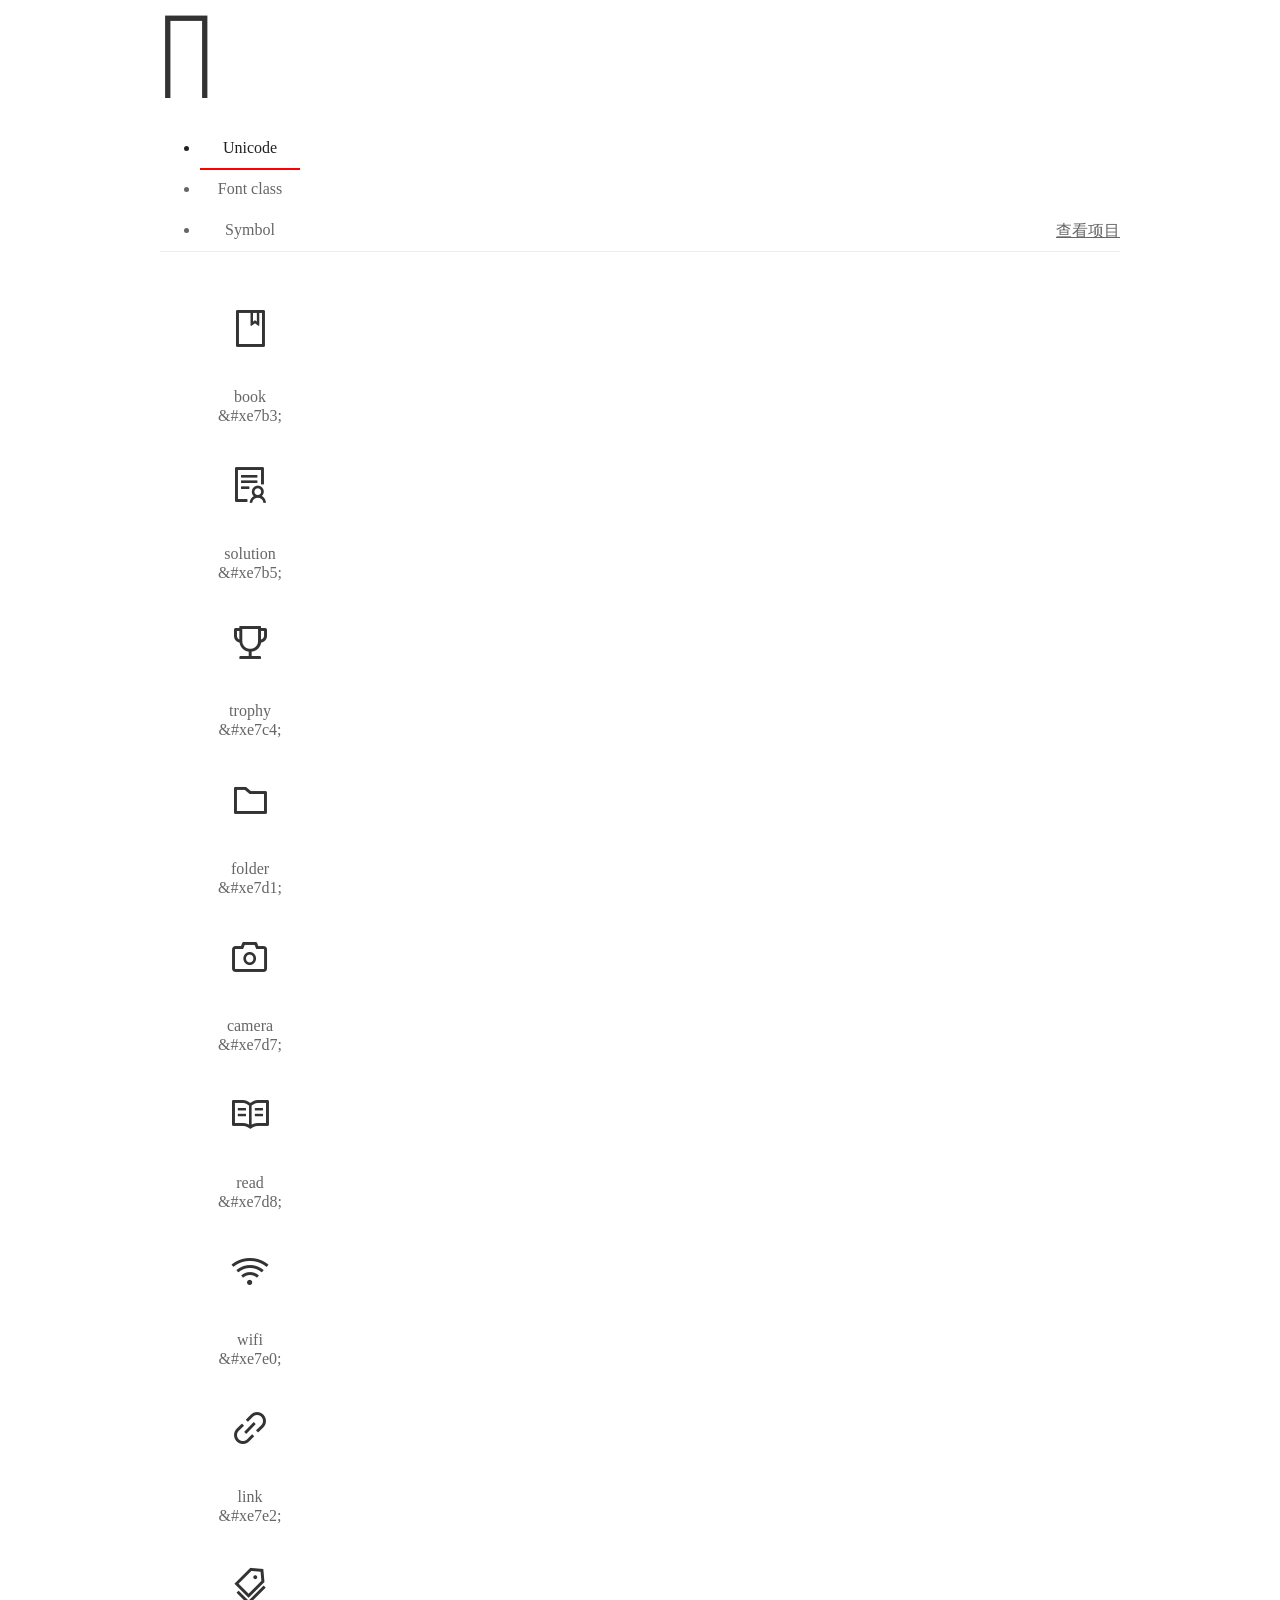
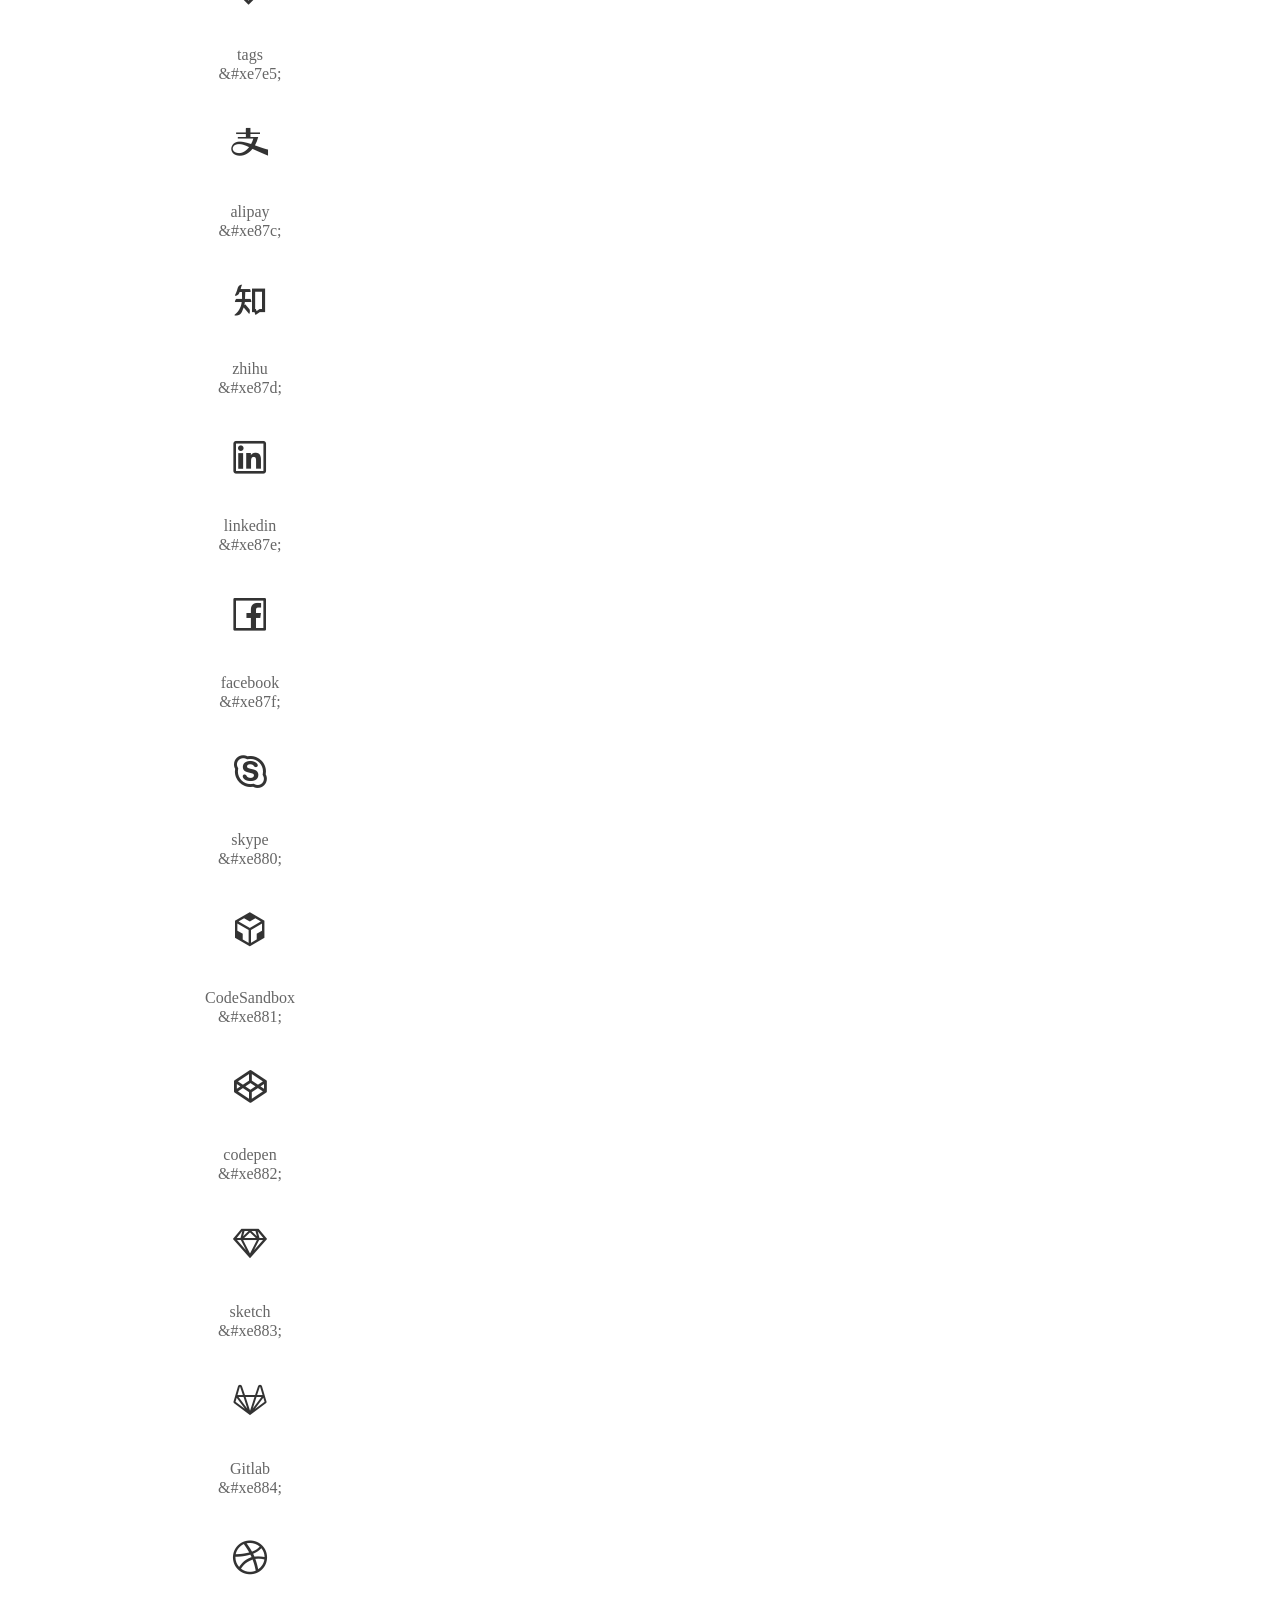
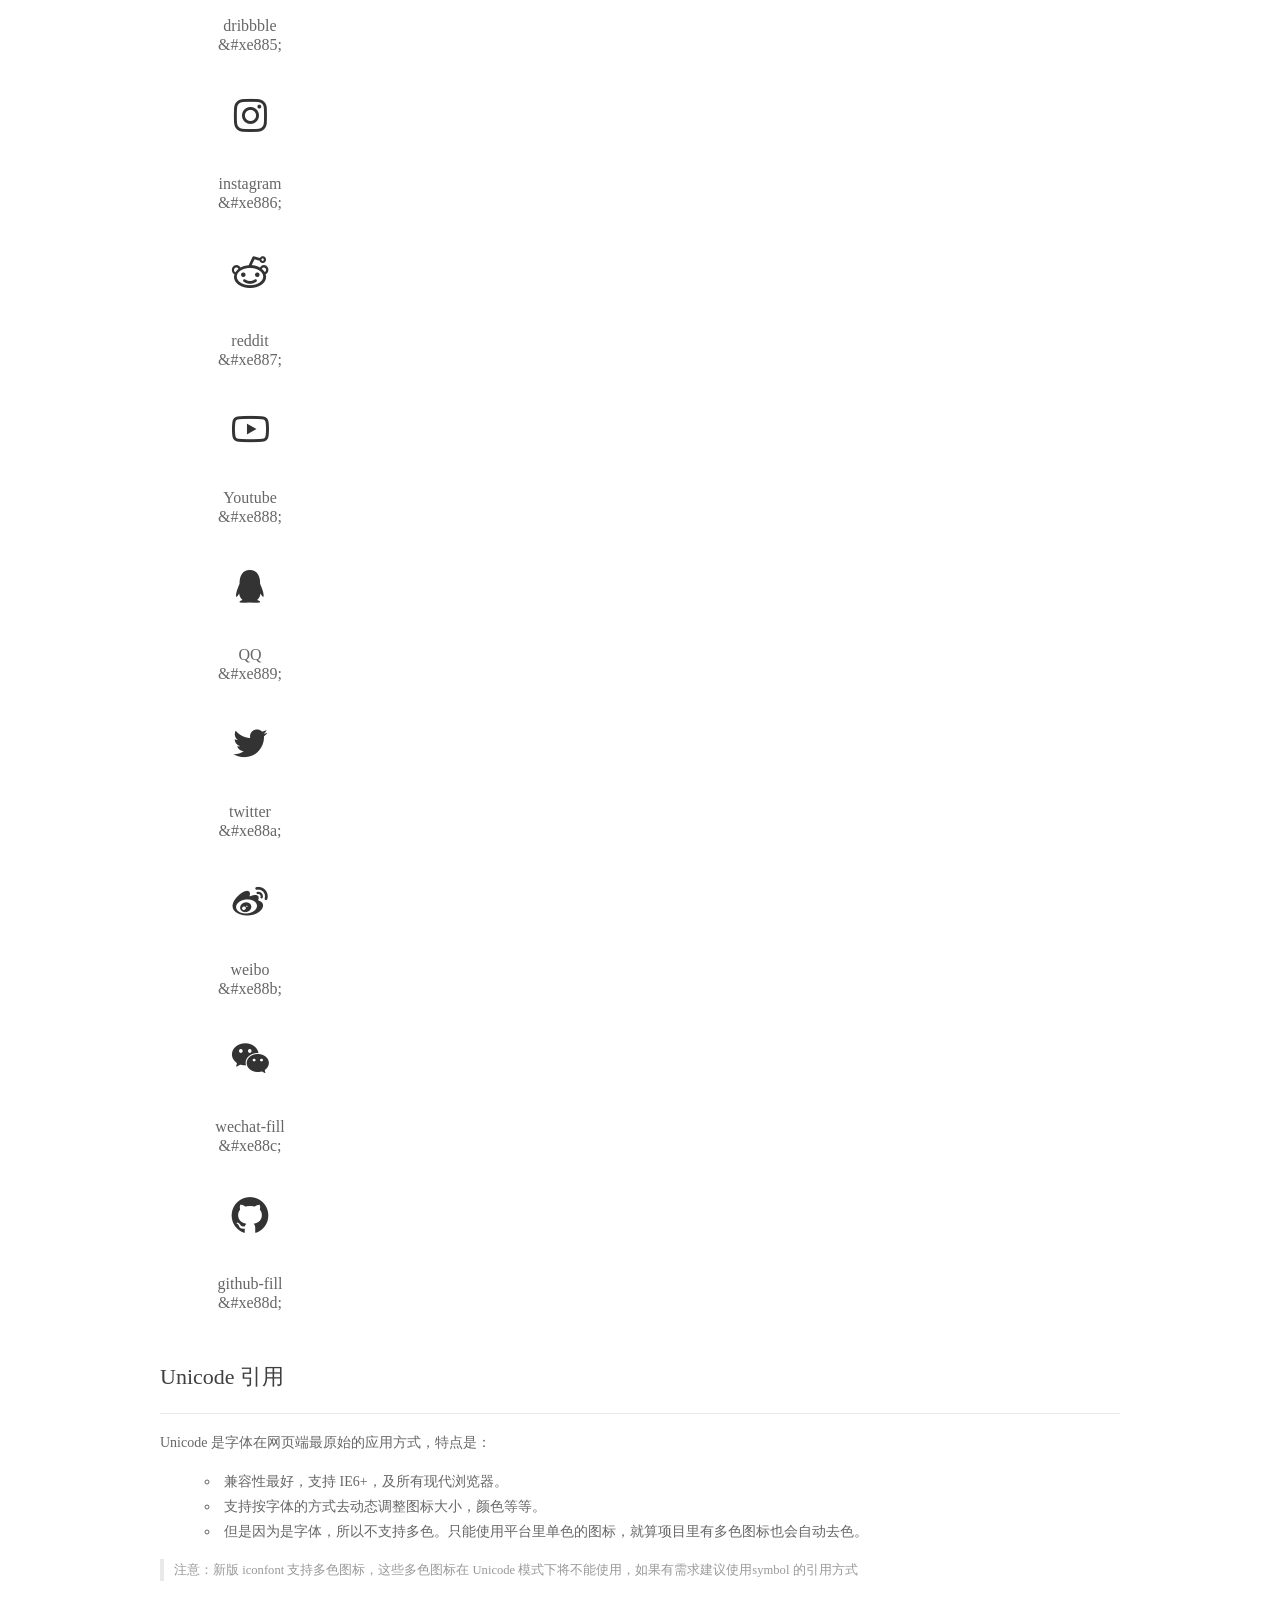
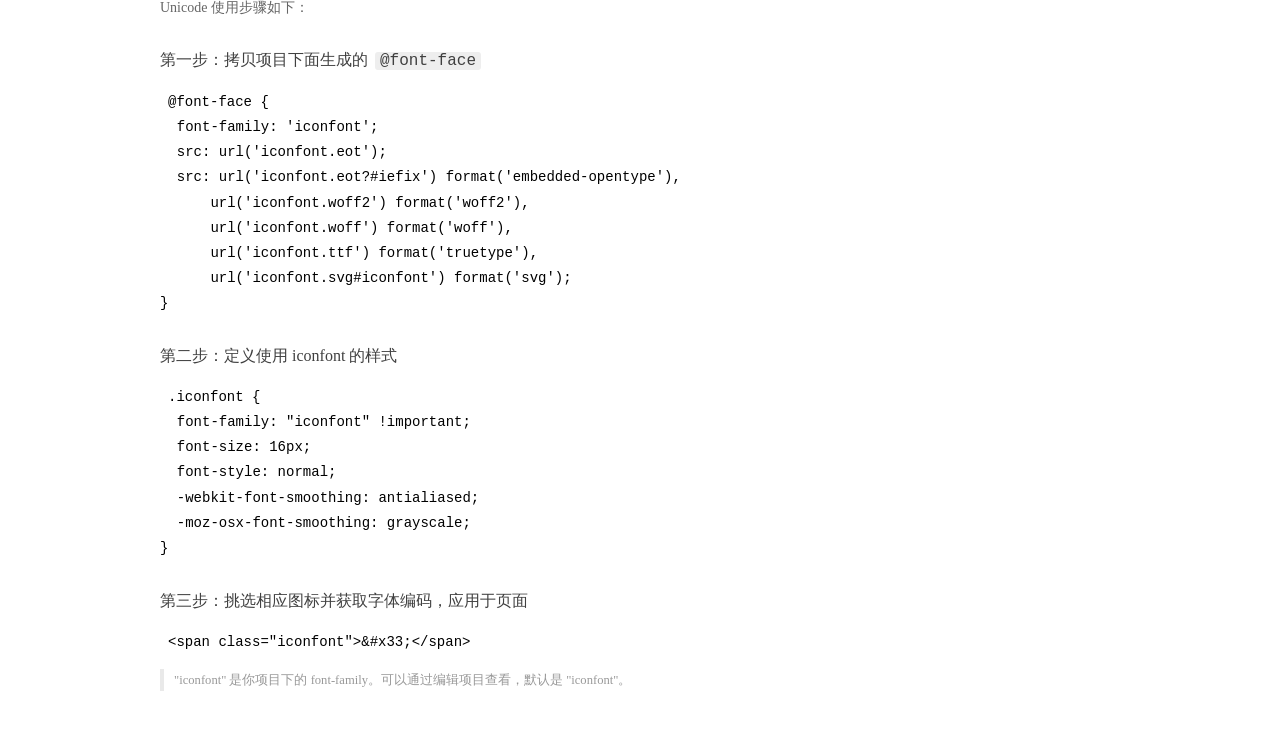
<file: fonts/iconfont/demo_index.html>
<!DOCTYPE html>
<html>
<head>
  <meta charset="utf-8"/>
  <title>IconFont Demo</title>
  <link rel="shortcut icon" href="https://gtms04.alicdn.com/tps/i4/TB1_oz6GVXXXXaFXpXXJDFnIXXX-64-64.ico" type="image/x-icon"/>
  <link rel="stylesheet" href="https://g.alicdn.com/thx/cube/1.3.2/cube.min.css">
  <link rel="stylesheet" href="demo.css">
  <link rel="stylesheet" href="iconfont.css">
  <script src="iconfont.js"></script>
  <!-- jQuery -->
  <script src="https://a1.alicdn.com/oss/uploads/2018/12/26/7bfddb60-08e8-11e9-9b04-53e73bb6408b.js"></script>
  <!-- 代码高亮 -->
  <script src="https://a1.alicdn.com/oss/uploads/2018/12/26/a3f714d0-08e6-11e9-8a15-ebf944d7534c.js"></script>
</head>
<body>
  <div class="main">
    <h1 class="logo"><a href="https://www.iconfont.cn/" title="iconfont 首页" target="_blank">&#xe86b;</a></h1>
    <div class="nav-tabs">
      <ul id="tabs" class="dib-box">
        <li class="dib active"><span>Unicode</span></li>
        <li class="dib"><span>Font class</span></li>
        <li class="dib"><span>Symbol</span></li>
      </ul>
      
      <a href="https://www.iconfont.cn/manage/index?manage_type=myprojects&projectId=1614736" target="_blank" class="nav-more">查看项目</a>
      
    </div>
    <div class="tab-container">
      <div class="content unicode" style="display: block;">
          <ul class="icon_lists dib-box">
          
            <li class="dib">
              <span class="icon iconfont">&#xe7b3;</span>
                <div class="name">book</div>
                <div class="code-name">&amp;#xe7b3;</div>
              </li>
          
            <li class="dib">
              <span class="icon iconfont">&#xe7b5;</span>
                <div class="name">solution</div>
                <div class="code-name">&amp;#xe7b5;</div>
              </li>
          
            <li class="dib">
              <span class="icon iconfont">&#xe7c4;</span>
                <div class="name">trophy</div>
                <div class="code-name">&amp;#xe7c4;</div>
              </li>
          
            <li class="dib">
              <span class="icon iconfont">&#xe7d1;</span>
                <div class="name">folder</div>
                <div class="code-name">&amp;#xe7d1;</div>
              </li>
          
            <li class="dib">
              <span class="icon iconfont">&#xe7d7;</span>
                <div class="name">camera</div>
                <div class="code-name">&amp;#xe7d7;</div>
              </li>
          
            <li class="dib">
              <span class="icon iconfont">&#xe7d8;</span>
                <div class="name">read</div>
                <div class="code-name">&amp;#xe7d8;</div>
              </li>
          
            <li class="dib">
              <span class="icon iconfont">&#xe7e0;</span>
                <div class="name">wifi</div>
                <div class="code-name">&amp;#xe7e0;</div>
              </li>
          
            <li class="dib">
              <span class="icon iconfont">&#xe7e2;</span>
                <div class="name">link</div>
                <div class="code-name">&amp;#xe7e2;</div>
              </li>
          
            <li class="dib">
              <span class="icon iconfont">&#xe7e5;</span>
                <div class="name">tags</div>
                <div class="code-name">&amp;#xe7e5;</div>
              </li>
          
            <li class="dib">
              <span class="icon iconfont">&#xe87c;</span>
                <div class="name">alipay</div>
                <div class="code-name">&amp;#xe87c;</div>
              </li>
          
            <li class="dib">
              <span class="icon iconfont">&#xe87d;</span>
                <div class="name">zhihu</div>
                <div class="code-name">&amp;#xe87d;</div>
              </li>
          
            <li class="dib">
              <span class="icon iconfont">&#xe87e;</span>
                <div class="name">linkedin</div>
                <div class="code-name">&amp;#xe87e;</div>
              </li>
          
            <li class="dib">
              <span class="icon iconfont">&#xe87f;</span>
                <div class="name">facebook</div>
                <div class="code-name">&amp;#xe87f;</div>
              </li>
          
            <li class="dib">
              <span class="icon iconfont">&#xe880;</span>
                <div class="name">skype</div>
                <div class="code-name">&amp;#xe880;</div>
              </li>
          
            <li class="dib">
              <span class="icon iconfont">&#xe881;</span>
                <div class="name">CodeSandbox</div>
                <div class="code-name">&amp;#xe881;</div>
              </li>
          
            <li class="dib">
              <span class="icon iconfont">&#xe882;</span>
                <div class="name">codepen</div>
                <div class="code-name">&amp;#xe882;</div>
              </li>
          
            <li class="dib">
              <span class="icon iconfont">&#xe883;</span>
                <div class="name">sketch</div>
                <div class="code-name">&amp;#xe883;</div>
              </li>
          
            <li class="dib">
              <span class="icon iconfont">&#xe884;</span>
                <div class="name">Gitlab</div>
                <div class="code-name">&amp;#xe884;</div>
              </li>
          
            <li class="dib">
              <span class="icon iconfont">&#xe885;</span>
                <div class="name">dribbble</div>
                <div class="code-name">&amp;#xe885;</div>
              </li>
          
            <li class="dib">
              <span class="icon iconfont">&#xe886;</span>
                <div class="name">instagram</div>
                <div class="code-name">&amp;#xe886;</div>
              </li>
          
            <li class="dib">
              <span class="icon iconfont">&#xe887;</span>
                <div class="name">reddit</div>
                <div class="code-name">&amp;#xe887;</div>
              </li>
          
            <li class="dib">
              <span class="icon iconfont">&#xe888;</span>
                <div class="name">Youtube</div>
                <div class="code-name">&amp;#xe888;</div>
              </li>
          
            <li class="dib">
              <span class="icon iconfont">&#xe889;</span>
                <div class="name">QQ</div>
                <div class="code-name">&amp;#xe889;</div>
              </li>
          
            <li class="dib">
              <span class="icon iconfont">&#xe88a;</span>
                <div class="name">twitter</div>
                <div class="code-name">&amp;#xe88a;</div>
              </li>
          
            <li class="dib">
              <span class="icon iconfont">&#xe88b;</span>
                <div class="name">weibo</div>
                <div class="code-name">&amp;#xe88b;</div>
              </li>
          
            <li class="dib">
              <span class="icon iconfont">&#xe88c;</span>
                <div class="name">wechat-fill</div>
                <div class="code-name">&amp;#xe88c;</div>
              </li>
          
            <li class="dib">
              <span class="icon iconfont">&#xe88d;</span>
                <div class="name">github-fill</div>
                <div class="code-name">&amp;#xe88d;</div>
              </li>
          
          </ul>
          <div class="article markdown">
          <h2 id="unicode-">Unicode 引用</h2>
          <hr>

          <p>Unicode 是字体在网页端最原始的应用方式，特点是：</p>
          <ul>
            <li>兼容性最好，支持 IE6+，及所有现代浏览器。</li>
            <li>支持按字体的方式去动态调整图标大小，颜色等等。</li>
            <li>但是因为是字体，所以不支持多色。只能使用平台里单色的图标，就算项目里有多色图标也会自动去色。</li>
          </ul>
          <blockquote>
            <p>注意：新版 iconfont 支持多色图标，这些多色图标在 Unicode 模式下将不能使用，如果有需求建议使用symbol 的引用方式</p>
          </blockquote>
          <p>Unicode 使用步骤如下：</p>
          <h3 id="-font-face">第一步：拷贝项目下面生成的 <code>@font-face</code></h3>
<pre><code class="language-css"
>@font-face {
  font-family: 'iconfont';
  src: url('iconfont.eot');
  src: url('iconfont.eot?#iefix') format('embedded-opentype'),
      url('iconfont.woff2') format('woff2'),
      url('iconfont.woff') format('woff'),
      url('iconfont.ttf') format('truetype'),
      url('iconfont.svg#iconfont') format('svg');
}
</code></pre>
          <h3 id="-iconfont-">第二步：定义使用 iconfont 的样式</h3>
<pre><code class="language-css"
>.iconfont {
  font-family: "iconfont" !important;
  font-size: 16px;
  font-style: normal;
  -webkit-font-smoothing: antialiased;
  -moz-osx-font-smoothing: grayscale;
}
</code></pre>
          <h3 id="-">第三步：挑选相应图标并获取字体编码，应用于页面</h3>
<pre>
<code class="language-html"
>&lt;span class="iconfont"&gt;&amp;#x33;&lt;/span&gt;
</code></pre>
          <blockquote>
            <p>"iconfont" 是你项目下的 font-family。可以通过编辑项目查看，默认是 "iconfont"。</p>
          </blockquote>
          </div>
      </div>
      <div class="content font-class">
        <ul class="icon_lists dib-box">
          
          <li class="dib">
            <span class="icon iconfont icon-publish"></span>
            <div class="name">
              book
            </div>
            <div class="code-name">.icon-publish
            </div>
          </li>
          
          <li class="dib">
            <span class="icon iconfont icon-resume"></span>
            <div class="name">
              solution
            </div>
            <div class="code-name">.icon-resume
            </div>
          </li>
          
          <li class="dib">
            <span class="icon iconfont icon-trophy"></span>
            <div class="name">
              trophy
            </div>
            <div class="code-name">.icon-trophy
            </div>
          </li>
          
          <li class="dib">
            <span class="icon iconfont icon-category"></span>
            <div class="name">
              folder
            </div>
            <div class="code-name">.icon-category
            </div>
          </li>
          
          <li class="dib">
            <span class="icon iconfont icon-gallery"></span>
            <div class="name">
              camera
            </div>
            <div class="code-name">.icon-gallery
            </div>
          </li>
          
          <li class="dib">
            <span class="icon iconfont icon-blog"></span>
            <div class="name">
              read
            </div>
            <div class="code-name">.icon-blog
            </div>
          </li>
          
          <li class="dib">
            <span class="icon iconfont icon-rss"></span>
            <div class="name">
              wifi
            </div>
            <div class="code-name">.icon-rss
            </div>
          </li>
          
          <li class="dib">
            <span class="icon iconfont icon-link"></span>
            <div class="name">
              link
            </div>
            <div class="code-name">.icon-link
            </div>
          </li>
          
          <li class="dib">
            <span class="icon iconfont icon-tags"></span>
            <div class="name">
              tags
            </div>
            <div class="code-name">.icon-tags
            </div>
          </li>
          
          <li class="dib">
            <span class="icon iconfont icon-alipay"></span>
            <div class="name">
              alipay
            </div>
            <div class="code-name">.icon-alipay
            </div>
          </li>
          
          <li class="dib">
            <span class="icon iconfont icon-zhihu"></span>
            <div class="name">
              zhihu
            </div>
            <div class="code-name">.icon-zhihu
            </div>
          </li>
          
          <li class="dib">
            <span class="icon iconfont icon-linkedin"></span>
            <div class="name">
              linkedin
            </div>
            <div class="code-name">.icon-linkedin
            </div>
          </li>
          
          <li class="dib">
            <span class="icon iconfont icon-facebook"></span>
            <div class="name">
              facebook
            </div>
            <div class="code-name">.icon-facebook
            </div>
          </li>
          
          <li class="dib">
            <span class="icon iconfont icon-skype"></span>
            <div class="name">
              skype
            </div>
            <div class="code-name">.icon-skype
            </div>
          </li>
          
          <li class="dib">
            <span class="icon iconfont icon-codesandbox"></span>
            <div class="name">
              CodeSandbox
            </div>
            <div class="code-name">.icon-codesandbox
            </div>
          </li>
          
          <li class="dib">
            <span class="icon iconfont icon-codepen"></span>
            <div class="name">
              codepen
            </div>
            <div class="code-name">.icon-codepen
            </div>
          </li>
          
          <li class="dib">
            <span class="icon iconfont icon-sketch"></span>
            <div class="name">
              sketch
            </div>
            <div class="code-name">.icon-sketch
            </div>
          </li>
          
          <li class="dib">
            <span class="icon iconfont icon-gitlab"></span>
            <div class="name">
              Gitlab
            </div>
            <div class="code-name">.icon-gitlab
            </div>
          </li>
          
          <li class="dib">
            <span class="icon iconfont icon-dribbble"></span>
            <div class="name">
              dribbble
            </div>
            <div class="code-name">.icon-dribbble
            </div>
          </li>
          
          <li class="dib">
            <span class="icon iconfont icon-instagram"></span>
            <div class="name">
              instagram
            </div>
            <div class="code-name">.icon-instagram
            </div>
          </li>
          
          <li class="dib">
            <span class="icon iconfont icon-reddit"></span>
            <div class="name">
              reddit
            </div>
            <div class="code-name">.icon-reddit
            </div>
          </li>
          
          <li class="dib">
            <span class="icon iconfont icon-youtube"></span>
            <div class="name">
              Youtube
            </div>
            <div class="code-name">.icon-youtube
            </div>
          </li>
          
          <li class="dib">
            <span class="icon iconfont icon-qq"></span>
            <div class="name">
              QQ
            </div>
            <div class="code-name">.icon-qq
            </div>
          </li>
          
          <li class="dib">
            <span class="icon iconfont icon-twitter"></span>
            <div class="name">
              twitter
            </div>
            <div class="code-name">.icon-twitter
            </div>
          </li>
          
          <li class="dib">
            <span class="icon iconfont icon-weibo"></span>
            <div class="name">
              weibo
            </div>
            <div class="code-name">.icon-weibo
            </div>
          </li>
          
          <li class="dib">
            <span class="icon iconfont icon-wechat"></span>
            <div class="name">
              wechat-fill
            </div>
            <div class="code-name">.icon-wechat
            </div>
          </li>
          
          <li class="dib">
            <span class="icon iconfont icon-github"></span>
            <div class="name">
              github-fill
            </div>
            <div class="code-name">.icon-github
            </div>
          </li>
          
        </ul>
        <div class="article markdown">
        <h2 id="font-class-">font-class 引用</h2>
        <hr>

        <p>font-class 是 Unicode 使用方式的一种变种，主要是解决 Unicode 书写不直观，语意不明确的问题。</p>
        <p>与 Unicode 使用方式相比，具有如下特点：</p>
        <ul>
          <li>兼容性良好，支持 IE8+，及所有现代浏览器。</li>
          <li>相比于 Unicode 语意明确，书写更直观。可以很容易分辨这个 icon 是什么。</li>
          <li>因为使用 class 来定义图标，所以当要替换图标时，只需要修改 class 里面的 Unicode 引用。</li>
          <li>不过因为本质上还是使用的字体，所以多色图标还是不支持的。</li>
        </ul>
        <p>使用步骤如下：</p>
        <h3 id="-fontclass-">第一步：引入项目下面生成的 fontclass 代码：</h3>
<pre><code class="language-html">&lt;link rel="stylesheet" href="./iconfont.css"&gt;
</code></pre>
        <h3 id="-">第二步：挑选相应图标并获取类名，应用于页面：</h3>
<pre><code class="language-html">&lt;span class="iconfont icon-xxx"&gt;&lt;/span&gt;
</code></pre>
        <blockquote>
          <p>"
            iconfont" 是你项目下的 font-family。可以通过编辑项目查看，默认是 "iconfont"。</p>
        </blockquote>
      </div>
      </div>
      <div class="content symbol">
          <ul class="icon_lists dib-box">
          
            <li class="dib">
                <svg class="icon svg-icon" aria-hidden="true">
                  <use xlink:href="#icon-publish"></use>
                </svg>
                <div class="name">book</div>
                <div class="code-name">#icon-publish</div>
            </li>
          
            <li class="dib">
                <svg class="icon svg-icon" aria-hidden="true">
                  <use xlink:href="#icon-resume"></use>
                </svg>
                <div class="name">solution</div>
                <div class="code-name">#icon-resume</div>
            </li>
          
            <li class="dib">
                <svg class="icon svg-icon" aria-hidden="true">
                  <use xlink:href="#icon-trophy"></use>
                </svg>
                <div class="name">trophy</div>
                <div class="code-name">#icon-trophy</div>
            </li>
          
            <li class="dib">
                <svg class="icon svg-icon" aria-hidden="true">
                  <use xlink:href="#icon-category"></use>
                </svg>
                <div class="name">folder</div>
                <div class="code-name">#icon-category</div>
            </li>
          
            <li class="dib">
                <svg class="icon svg-icon" aria-hidden="true">
                  <use xlink:href="#icon-gallery"></use>
                </svg>
                <div class="name">camera</div>
                <div class="code-name">#icon-gallery</div>
            </li>
          
            <li class="dib">
                <svg class="icon svg-icon" aria-hidden="true">
                  <use xlink:href="#icon-blog"></use>
                </svg>
                <div class="name">read</div>
                <div class="code-name">#icon-blog</div>
            </li>
          
            <li class="dib">
                <svg class="icon svg-icon" aria-hidden="true">
                  <use xlink:href="#icon-rss"></use>
                </svg>
                <div class="name">wifi</div>
                <div class="code-name">#icon-rss</div>
            </li>
          
            <li class="dib">
                <svg class="icon svg-icon" aria-hidden="true">
                  <use xlink:href="#icon-link"></use>
                </svg>
                <div class="name">link</div>
                <div class="code-name">#icon-link</div>
            </li>
          
            <li class="dib">
                <svg class="icon svg-icon" aria-hidden="true">
                  <use xlink:href="#icon-tags"></use>
                </svg>
                <div class="name">tags</div>
                <div class="code-name">#icon-tags</div>
            </li>
          
            <li class="dib">
                <svg class="icon svg-icon" aria-hidden="true">
                  <use xlink:href="#icon-alipay"></use>
                </svg>
                <div class="name">alipay</div>
                <div class="code-name">#icon-alipay</div>
            </li>
          
            <li class="dib">
                <svg class="icon svg-icon" aria-hidden="true">
                  <use xlink:href="#icon-zhihu"></use>
                </svg>
                <div class="name">zhihu</div>
                <div class="code-name">#icon-zhihu</div>
            </li>
          
            <li class="dib">
                <svg class="icon svg-icon" aria-hidden="true">
                  <use xlink:href="#icon-linkedin"></use>
                </svg>
                <div class="name">linkedin</div>
                <div class="code-name">#icon-linkedin</div>
            </li>
          
            <li class="dib">
                <svg class="icon svg-icon" aria-hidden="true">
                  <use xlink:href="#icon-facebook"></use>
                </svg>
                <div class="name">facebook</div>
                <div class="code-name">#icon-facebook</div>
            </li>
          
            <li class="dib">
                <svg class="icon svg-icon" aria-hidden="true">
                  <use xlink:href="#icon-skype"></use>
                </svg>
                <div class="name">skype</div>
                <div class="code-name">#icon-skype</div>
            </li>
          
            <li class="dib">
                <svg class="icon svg-icon" aria-hidden="true">
                  <use xlink:href="#icon-codesandbox"></use>
                </svg>
                <div class="name">CodeSandbox</div>
                <div class="code-name">#icon-codesandbox</div>
            </li>
          
            <li class="dib">
                <svg class="icon svg-icon" aria-hidden="true">
                  <use xlink:href="#icon-codepen"></use>
                </svg>
                <div class="name">codepen</div>
                <div class="code-name">#icon-codepen</div>
            </li>
          
            <li class="dib">
                <svg class="icon svg-icon" aria-hidden="true">
                  <use xlink:href="#icon-sketch"></use>
                </svg>
                <div class="name">sketch</div>
                <div class="code-name">#icon-sketch</div>
            </li>
          
            <li class="dib">
                <svg class="icon svg-icon" aria-hidden="true">
                  <use xlink:href="#icon-gitlab"></use>
                </svg>
                <div class="name">Gitlab</div>
                <div class="code-name">#icon-gitlab</div>
            </li>
          
            <li class="dib">
                <svg class="icon svg-icon" aria-hidden="true">
                  <use xlink:href="#icon-dribbble"></use>
                </svg>
                <div class="name">dribbble</div>
                <div class="code-name">#icon-dribbble</div>
            </li>
          
            <li class="dib">
                <svg class="icon svg-icon" aria-hidden="true">
                  <use xlink:href="#icon-instagram"></use>
                </svg>
                <div class="name">instagram</div>
                <div class="code-name">#icon-instagram</div>
            </li>
          
            <li class="dib">
                <svg class="icon svg-icon" aria-hidden="true">
                  <use xlink:href="#icon-reddit"></use>
                </svg>
                <div class="name">reddit</div>
                <div class="code-name">#icon-reddit</div>
            </li>
          
            <li class="dib">
                <svg class="icon svg-icon" aria-hidden="true">
                  <use xlink:href="#icon-youtube"></use>
                </svg>
                <div class="name">Youtube</div>
                <div class="code-name">#icon-youtube</div>
            </li>
          
            <li class="dib">
                <svg class="icon svg-icon" aria-hidden="true">
                  <use xlink:href="#icon-qq"></use>
                </svg>
                <div class="name">QQ</div>
                <div class="code-name">#icon-qq</div>
            </li>
          
            <li class="dib">
                <svg class="icon svg-icon" aria-hidden="true">
                  <use xlink:href="#icon-twitter"></use>
                </svg>
                <div class="name">twitter</div>
                <div class="code-name">#icon-twitter</div>
            </li>
          
            <li class="dib">
                <svg class="icon svg-icon" aria-hidden="true">
                  <use xlink:href="#icon-weibo"></use>
                </svg>
                <div class="name">weibo</div>
                <div class="code-name">#icon-weibo</div>
            </li>
          
            <li class="dib">
                <svg class="icon svg-icon" aria-hidden="true">
                  <use xlink:href="#icon-wechat"></use>
                </svg>
                <div class="name">wechat-fill</div>
                <div class="code-name">#icon-wechat</div>
            </li>
          
            <li class="dib">
                <svg class="icon svg-icon" aria-hidden="true">
                  <use xlink:href="#icon-github"></use>
                </svg>
                <div class="name">github-fill</div>
                <div class="code-name">#icon-github</div>
            </li>
          
          </ul>
          <div class="article markdown">
          <h2 id="symbol-">Symbol 引用</h2>
          <hr>

          <p>这是一种全新的使用方式，应该说这才是未来的主流，也是平台目前推荐的用法。相关介绍可以参考这篇<a href="">文章</a>
            这种用法其实是做了一个 SVG 的集合，与另外两种相比具有如下特点：</p>
          <ul>
            <li>支持多色图标了，不再受单色限制。</li>
            <li>通过一些技巧，支持像字体那样，通过 <code>font-size</code>, <code>color</code> 来调整样式。</li>
            <li>兼容性较差，支持 IE9+，及现代浏览器。</li>
            <li>浏览器渲染 SVG 的性能一般，还不如 png。</li>
          </ul>
          <p>使用步骤如下：</p>
          <h3 id="-symbol-">第一步：引入项目下面生成的 symbol 代码：</h3>
<pre><code class="language-html">&lt;script src="./iconfont.js"&gt;&lt;/script&gt;
</code></pre>
          <h3 id="-css-">第二步：加入通用 CSS 代码（引入一次就行）：</h3>
<pre><code class="language-html">&lt;style&gt;
.icon {
  width: 1em;
  height: 1em;
  vertical-align: -0.15em;
  fill: currentColor;
  overflow: hidden;
}
&lt;/style&gt;
</code></pre>
          <h3 id="-">第三步：挑选相应图标并获取类名，应用于页面：</h3>
<pre><code class="language-html">&lt;svg class="icon" aria-hidden="true"&gt;
  &lt;use xlink:href="#icon-xxx"&gt;&lt;/use&gt;
&lt;/svg&gt;
</code></pre>
          </div>
      </div>

    </div>
  </div>
  <script>
  $(document).ready(function () {
      $('.tab-container .content:first').show()

      $('#tabs li').click(function (e) {
        var tabContent = $('.tab-container .content')
        var index = $(this).index()

        if ($(this).hasClass('active')) {
          return
        } else {
          $('#tabs li').removeClass('active')
          $(this).addClass('active')

          tabContent.hide().eq(index).fadeIn()
        }
      })
    })
  </script>
</body>
</html>
</file>
<file: css/tetris.css>
:root {
    color-scheme: dark;
    --bg: #080b14;
    --panel: #111625;
    --panel-2: #171d2e;
    --line: rgba(255, 255, 255, 0.1);
    --text: #f5f6fb;
    --muted: #9299ad;
    --accent: #d8ff3e;
    --accent-2: #7a5cff;
    --shadow: 0 24px 80px rgba(0, 0, 0, 0.45);
}

* {
    box-sizing: border-box;
}

html {
    min-height: 100%;
    background: var(--bg);
}

body {
    min-width: 320px;
    min-height: 100vh;
    margin: 0;
    color: var(--text);
    background:
        radial-gradient(circle at 14% 18%, rgba(122, 92, 255, 0.18), transparent 30rem),
        radial-gradient(circle at 86% 82%, rgba(216, 255, 62, 0.08), transparent 26rem),
        var(--bg);
    font-family: "Segoe UI", "PingFang SC", "Microsoft YaHei", sans-serif;
}

button,
a {
    -webkit-tap-highlight-color: transparent;
}

button {
    font: inherit;
}

.page-shell {
    width: min(1180px, calc(100% - 40px));
    min-height: 100vh;
    margin: 0 auto;
    display: flex;
    flex-direction: column;
}

.game-header,
.game-footer {
    display: flex;
    align-items: center;
    justify-content: space-between;
}

.game-header {
    min-height: 88px;
    border-bottom: 1px solid var(--line);
}

.brand,
.home-link {
    color: var(--text);
    text-decoration: none;
}

.brand {
    display: inline-flex;
    align-items: center;
    gap: 12px;
    font-size: 0.82rem;
    font-weight: 700;
    letter-spacing: 0.14em;
    text-transform: uppercase;
}

.brand-mark {
    width: 28px;
    height: 28px;
    display: grid;
    grid-template-columns: repeat(2, 1fr);
    gap: 3px;
    transform: rotate(8deg);
}

.brand-mark i {
    display: block;
    background: var(--accent);
    border-radius: 2px;
}

.brand-mark i:nth-child(2),
.brand-mark i:nth-child(3) {
    background: var(--accent-2);
}

.home-link {
    color: var(--muted);
    font-size: 0.9rem;
    transition: color 160ms ease;
}

.home-link:hover,
.home-link:focus-visible {
    color: var(--accent);
}

.game-layout {
    flex: 1;
    display: grid;
    grid-template-columns: minmax(280px, 1fr) minmax(330px, 500px);
    align-items: center;
    gap: clamp(40px, 7vw, 100px);
    padding: 52px 0;
}

.intro-panel {
    max-width: 560px;
}

.eyebrow,
.panel-label,
.game-footer {
    font-size: 0.7rem;
    font-weight: 700;
    letter-spacing: 0.18em;
    text-transform: uppercase;
}

.eyebrow {
    margin: 0 0 14px;
    color: var(--accent);
}

h1 {
    margin: 0;
    font-size: clamp(3.5rem, 8vw, 7.5rem);
    line-height: 0.88;
    letter-spacing: -0.08em;
}

.lede {
    max-width: 440px;
    margin: 26px 0 34px;
    color: var(--muted);
    font-size: 1rem;
    line-height: 1.8;
}

.stats {
    display: grid;
    grid-template-columns: repeat(4, minmax(0, 1fr));
    gap: 10px;
}

.stat-card,
.next-card,
.desktop-controls {
    background: linear-gradient(145deg, rgba(255, 255, 255, 0.055), rgba(255, 255, 255, 0.02));
    border: 1px solid var(--line);
    border-radius: 14px;
}

.stat-card {
    min-height: 86px;
    padding: 14px;
    display: flex;
    flex-direction: column;
    justify-content: space-between;
}

.stat-card span {
    color: var(--muted);
    font-size: 0.72rem;
}

.stat-card strong {
    overflow: hidden;
    font-size: clamp(1.1rem, 2.4vw, 1.7rem);
    font-variant-numeric: tabular-nums;
    text-overflow: ellipsis;
}

.next-card {
    min-height: 144px;
    margin-top: 10px;
    padding: 12px 18px;
    display: flex;
    align-items: center;
    justify-content: space-between;
}

.next-card p {
    margin: 10px 0 0;
    color: var(--muted);
    font-size: 0.82rem;
}

#next {
    width: 120px;
    height: 120px;
}

.desktop-controls {
    margin-top: 10px;
    padding: 18px;
}

.desktop-controls dl {
    margin: 14px 0 0;
}

.desktop-controls dl div {
    display: flex;
    justify-content: space-between;
    gap: 24px;
    padding: 8px 0;
    border-top: 1px solid rgba(255, 255, 255, 0.06);
    font-size: 0.78rem;
}

.desktop-controls dt {
    color: var(--text);
    font-weight: 600;
}

.desktop-controls dd {
    margin: 0;
    color: var(--muted);
}

.board-panel {
    width: min(100%, 500px);
    justify-self: end;
}

.board-frame {
    position: relative;
    width: min(100%, 360px);
    margin: 0 auto;
    padding: 14px;
    overflow: hidden;
    background: #0d1120;
    border: 1px solid rgba(255, 255, 255, 0.16);
    border-radius: 20px;
    box-shadow: var(--shadow);
}

.board-frame::before {
    content: "";
    position: absolute;
    inset: 0;
    pointer-events: none;
    background: linear-gradient(115deg, rgba(255,255,255,0.06), transparent 35%);
    z-index: 2;
}

#game {
    display: block;
    width: 100%;
    height: auto;
    aspect-ratio: 1 / 2;
    background: #080b14;
    border-radius: 10px;
    outline: none;
}

#game:focus-visible {
    box-shadow: 0 0 0 3px var(--accent);
}

.overlay {
    position: absolute;
    inset: 14px;
    z-index: 3;
    display: grid;
    place-items: center;
    padding: 24px;
    text-align: center;
    background: rgba(8, 11, 20, 0.82);
    backdrop-filter: blur(8px);
    border-radius: 10px;
    transition: opacity 180ms ease, visibility 180ms ease;
}

.overlay.hidden {
    opacity: 0;
    visibility: hidden;
    pointer-events: none;
}

.overlay-box span {
    color: var(--accent);
    font-size: 0.68rem;
    font-weight: 800;
    letter-spacing: 0.2em;
}

.overlay-box h2 {
    margin: 9px 0 10px;
    font-size: clamp(1.8rem, 5vw, 2.6rem);
}

.overlay-box p {
    max-width: 260px;
    margin: 0 auto 22px;
    color: var(--muted);
    font-size: 0.88rem;
    line-height: 1.6;
}

.primary-button,
.secondary-button,
.touch-controls button {
    border: 0;
    cursor: pointer;
    transition: transform 100ms ease, background 150ms ease, color 150ms ease;
}

.primary-button {
    min-width: 150px;
    padding: 13px 22px;
    color: #10130a;
    background: var(--accent);
    border-radius: 999px;
    font-weight: 800;
}

.primary-button:hover,
.primary-button:focus-visible {
    transform: translateY(-2px);
}

.action-row {
    display: grid;
    grid-template-columns: 1fr 1fr;
    gap: 10px;
    width: min(100%, 360px);
    margin: 12px auto 0;
}

.secondary-button {
    padding: 12px 16px;
    color: var(--text);
    background: var(--panel-2);
    border: 1px solid var(--line);
    border-radius: 10px;
}

.secondary-button:hover:not(:disabled),
.secondary-button:focus-visible:not(:disabled) {
    color: var(--accent);
    border-color: rgba(216, 255, 62, 0.4);
}

.secondary-button:disabled {
    cursor: not-allowed;
    opacity: 0.45;
}

.touch-controls {
    display: none;
    grid-template-columns: repeat(3, 1fr);
    gap: 8px;
    width: min(100%, 360px);
    margin: 10px auto 0;
}

.touch-controls button {
    min-height: 52px;
    color: var(--text);
    background: var(--panel-2);
    border: 1px solid var(--line);
    border-radius: 10px;
    font-size: 1.25rem;
    font-weight: 700;
    touch-action: manipulation;
}

.touch-controls button:active {
    color: #10130a;
    background: var(--accent);
    transform: scale(0.96);
}

.touch-controls .wide {
    grid-column: span 2;
    font-size: 0.9rem;
}

.game-footer {
    min-height: 72px;
    color: #60687b;
    border-top: 1px solid var(--line);
}

.sr-only {
    position: absolute;
    width: 1px;
    height: 1px;
    padding: 0;
    margin: -1px;
    overflow: hidden;
    clip: rect(0, 0, 0, 0);
    white-space: nowrap;
    border: 0;
}

@media (max-width: 900px) {
    .game-layout {
        grid-template-columns: 1fr;
        gap: 34px;
        padding-top: 36px;
    }

    .intro-panel {
        max-width: none;
    }

    h1 {
        font-size: clamp(3.2rem, 14vw, 6rem);
    }

    .desktop-controls {
        display: none;
    }

    .board-panel {
        justify-self: center;
    }

    .touch-controls {
        display: grid;
    }
}

@media (max-width: 520px) {
    .page-shell {
        width: min(100% - 24px, 440px);
    }

    .game-header {
        min-height: 70px;
    }

    .brand {
        font-size: 0.72rem;
    }

    .game-layout {
        padding: 28px 0 36px;
    }

    .lede {
        margin: 20px 0 24px;
    }

    .stats {
        grid-template-columns: repeat(2, 1fr);
    }

    .stat-card {
        min-height: 76px;
    }

    .game-footer {
        min-height: 58px;
        font-size: 0.58rem;
    }
}

@media (prefers-reduced-motion: reduce) {
    *,
    *::before,
    *::after {
        scroll-behavior: auto !important;
        transition-duration: 0.01ms !important;
    }
}
</file>
<file: fonts/iconfont/demo.css>
/* Logo 字体 */
@font-face {
  font-family: "iconfont logo";
  src: url('https://at.alicdn.com/t/font_985780_km7mi63cihi.eot?t=1545807318834');
  src: url('https://at.alicdn.com/t/font_985780_km7mi63cihi.eot?t=1545807318834#iefix') format('embedded-opentype'),
    url('https://at.alicdn.com/t/font_985780_km7mi63cihi.woff?t=1545807318834') format('woff'),
    url('https://at.alicdn.com/t/font_985780_km7mi63cihi.ttf?t=1545807318834') format('truetype'),
    url('https://at.alicdn.com/t/font_985780_km7mi63cihi.svg?t=1545807318834#iconfont') format('svg');
}

.logo {
  font-family: "iconfont logo";
  font-size: 160px;
  font-style: normal;
  -webkit-font-smoothing: antialiased;
  -moz-osx-font-smoothing: grayscale;
}

/* tabs */
.nav-tabs {
  position: relative;
}

.nav-tabs .nav-more {
  position: absolute;
  right: 0;
  bottom: 0;
  height: 42px;
  line-height: 42px;
  color: #666;
}

#tabs {
  border-bottom: 1px solid #eee;
}

#tabs li {
  cursor: pointer;
  width: 100px;
  height: 40px;
  line-height: 40px;
  text-align: center;
  font-size: 16px;
  border-bottom: 2px solid transparent;
  position: relative;
  z-index: 1;
  margin-bottom: -1px;
  color: #666;
}


#tabs .active {
  border-bottom-color: #f00;
  color: #222;
}

.tab-container .content {
  display: none;
}

/* 页面布局 */
.main {
  padding: 30px 100px;
  width: 960px;
  margin: 0 auto;
}

.main .logo {
  color: #333;
  text-align: left;
  margin-bottom: 30px;
  line-height: 1;
  height: 110px;
  margin-top: -50px;
  overflow: hidden;
  *zoom: 1;
}

.main .logo a {
  font-size: 160px;
  color: #333;
}

.helps {
  margin-top: 40px;
}

.helps pre {
  padding: 20px;
  margin: 10px 0;
  border: solid 1px #e7e1cd;
  background-color: #fffdef;
  overflow: auto;
}

.icon_lists {
  width: 100% !important;
  overflow: hidden;
  *zoom: 1;
}

.icon_lists li {
  width: 100px;
  margin-bottom: 10px;
  margin-right: 20px;
  text-align: center;
  list-style: none !important;
  cursor: default;
}

.icon_lists li .code-name {
  line-height: 1.2;
}

.icon_lists .icon {
  display: block;
  height: 100px;
  line-height: 100px;
  font-size: 42px;
  margin: 10px auto;
  color: #333;
  -webkit-transition: font-size 0.25s linear, width 0.25s linear;
  -moz-transition: font-size 0.25s linear, width 0.25s linear;
  transition: font-size 0.25s linear, width 0.25s linear;
}

.icon_lists .icon:hover {
  font-size: 100px;
}

.icon_lists .svg-icon {
  /* 通过设置 font-size 来改变图标大小 */
  width: 1em;
  /* 图标和文字相邻时，垂直对齐 */
  vertical-align: -0.15em;
  /* 通过设置 color 来改变 SVG 的颜色/fill */
  fill: currentColor;
  /* path 和 stroke 溢出 viewBox 部分在 IE 下会显示
      normalize.css 中也包含这行 */
  overflow: hidden;
}

.icon_lists li .name,
.icon_lists li .code-name {
  color: #666;
}

/* markdown 样式 */
.markdown {
  color: #666;
  font-size: 14px;
  line-height: 1.8;
}

.highlight {
  line-height: 1.5;
}

.markdown img {
  vertical-align: middle;
  max-width: 100%;
}

.markdown h1 {
  color: #404040;
  font-weight: 500;
  line-height: 40px;
  margin-bottom: 24px;
}

.markdown h2,
.markdown h3,
.markdown h4,
.markdown h5,
.markdown h6 {
  color: #404040;
  margin: 1.6em 0 0.6em 0;
  font-weight: 500;
  clear: both;
}

.markdown h1 {
  font-size: 28px;
}

.markdown h2 {
  font-size: 22px;
}

.markdown h3 {
  font-size: 16px;
}

.markdown h4 {
  font-size: 14px;
}

.markdown h5 {
  font-size: 12px;
}

.markdown h6 {
  font-size: 12px;
}

.markdown hr {
  height: 1px;
  border: 0;
  background: #e9e9e9;
  margin: 16px 0;
  clear: both;
}

.markdown p {
  margin: 1em 0;
}

.markdown>p,
.markdown>blockquote,
.markdown>.highlight,
.markdown>ol,
.markdown>ul {
  width: 80%;
}

.markdown ul>li {
  list-style: circle;
}

.markdown>ul li,
.markdown blockquote ul>li {
  margin-left: 20px;
  padding-left: 4px;
}

.markdown>ul li p,
.markdown>ol li p {
  margin: 0.6em 0;
}

.markdown ol>li {
  list-style: decimal;
}

.markdown>ol li,
.markdown blockquote ol>li {
  margin-left: 20px;
  padding-left: 4px;
}

.markdown code {
  margin: 0 3px;
  padding: 0 5px;
  background: #eee;
  border-radius: 3px;
}

.markdown strong,
.markdown b {
  font-weight: 600;
}

.markdown>table {
  border-collapse: collapse;
  border-spacing: 0px;
  empty-cells: show;
  border: 1px solid #e9e9e9;
  width: 95%;
  margin-bottom: 24px;
}

.markdown>table th {
  white-space: nowrap;
  color: #333;
  font-weight: 600;
}

.markdown>table th,
.markdown>table td {
  border: 1px solid #e9e9e9;
  padding: 8px 16px;
  text-align: left;
}

.markdown>table th {
  background: #F7F7F7;
}

.markdown blockquote {
  font-size: 90%;
  color: #999;
  border-left: 4px solid #e9e9e9;
  padding-left: 0.8em;
  margin: 1em 0;
}

.markdown blockquote p {
  margin: 0;
}

.markdown .anchor {
  opacity: 0;
  transition: opacity 0.3s ease;
  margin-left: 8px;
}

.markdown .waiting {
  color: #ccc;
}

.markdown h1:hover .anchor,
.markdown h2:hover .anchor,
.markdown h3:hover .anchor,
.markdown h4:hover .anchor,
.markdown h5:hover .anchor,
.markdown h6:hover .anchor {
  opacity: 1;
  display: inline-block;
}

.markdown>br,
.markdown>p>br {
  clear: both;
}


.hljs {
  display: block;
  background: white;
  padding: 0.5em;
  color: #333333;
  overflow-x: auto;
}

.hljs-comment,
.hljs-meta {
  color: #969896;
}

.hljs-string,
.hljs-variable,
.hljs-template-variable,
.hljs-strong,
.hljs-emphasis,
.hljs-quote {
  color: #df5000;
}

.hljs-keyword,
.hljs-selector-tag,
.hljs-type {
  color: #a71d5d;
}

.hljs-literal,
.hljs-symbol,
.hljs-bullet,
.hljs-attribute {
  color: #0086b3;
}

.hljs-section,
.hljs-name {
  color: #63a35c;
}

.hljs-tag {
  color: #333333;
}

.hljs-title,
.hljs-attr,
.hljs-selector-id,
.hljs-selector-class,
.hljs-selector-attr,
.hljs-selector-pseudo {
  color: #795da3;
}

.hljs-addition {
  color: #55a532;
  background-color: #eaffea;
}

.hljs-deletion {
  color: #bd2c00;
  background-color: #ffecec;
}

.hljs-link {
  text-decoration: underline;
}

/* 代码高亮 */
/* PrismJS 1.15.0
https://prismjs.com/download.html#themes=prism&languages=markup+css+clike+javascript */
/**
 * prism.js default theme for JavaScript, CSS and HTML
 * Based on dabblet (http://dabblet.com)
 * @author Lea Verou
 */
code[class*="language-"],
pre[class*="language-"] {
  color: black;
  background: none;
  text-shadow: 0 1px white;
  font-family: Consolas, Monaco, 'Andale Mono', 'Ubuntu Mono', monospace;
  text-align: left;
  white-space: pre;
  word-spacing: normal;
  word-break: normal;
  word-wrap: normal;
  line-height: 1.5;

  -moz-tab-size: 4;
  -o-tab-size: 4;
  tab-size: 4;

  -webkit-hyphens: none;
  -moz-hyphens: none;
  -ms-hyphens: none;
  hyphens: none;
}

pre[class*="language-"]::-moz-selection,
pre[class*="language-"] ::-moz-selection,
code[class*="language-"]::-moz-selection,
code[class*="language-"] ::-moz-selection {
  text-shadow: none;
  background: #b3d4fc;
}

pre[class*="language-"]::selection,
pre[class*="language-"] ::selection,
code[class*="language-"]::selection,
code[class*="language-"] ::selection {
  text-shadow: none;
  background: #b3d4fc;
}

@media print {

  code[class*="language-"],
  pre[class*="language-"] {
    text-shadow: none;
  }
}

/* Code blocks */
pre[class*="language-"] {
  padding: 1em;
  margin: .5em 0;
  overflow: auto;
}

:not(pre)>code[class*="language-"],
pre[class*="language-"] {
  background: #f5f2f0;
}

/* Inline code */
:not(pre)>code[class*="language-"] {
  padding: .1em;
  border-radius: .3em;
  white-space: normal;
}

.token.comment,
.token.prolog,
.token.doctype,
.token.cdata {
  color: slategray;
}

.token.punctuation {
  color: #999;
}

.namespace {
  opacity: .7;
}

.token.property,
.token.tag,
.token.boolean,
.token.number,
.token.constant,
.token.symbol,
.token.deleted {
  color: #905;
}

.token.selector,
.token.attr-name,
.token.string,
.token.char,
.token.builtin,
.token.inserted {
  color: #690;
}

.token.operator,
.token.entity,
.token.url,
.language-css .token.string,
.style .token.string {
  color: #9a6e3a;
  background: hsla(0, 0%, 100%, .5);
}

.token.atrule,
.token.attr-value,
.token.keyword {
  color: #07a;
}

.token.function,
.token.class-name {
  color: #DD4A68;
}

.token.regex,
.token.important,
.token.variable {
  color: #e90;
}

.token.important,
.token.bold {
  font-weight: bold;
}

.token.italic {
  font-style: italic;
}

.token.entity {
  cursor: help;
}
</file>
<file: fonts/iconfont/iconfont.css>
@font-face {font-family: "iconfont";
  src: url('iconfont.eot?t=1585328536727'); /* IE9 */
  src: url('iconfont.eot?t=1585328536727#iefix') format('embedded-opentype'), /* IE6-IE8 */
  url('[data-uri]') format('woff2'),
  url('iconfont.woff?t=1585328536727') format('woff'),
  url('iconfont.ttf?t=1585328536727') format('truetype'), /* chrome, firefox, opera, Safari, Android, iOS 4.2+ */
  url('iconfont.svg?t=1585328536727#iconfont') format('svg'); /* iOS 4.1- */
}

.iconfont {
  font-family: "iconfont" !important;
  font-size: 16px;
  font-style: normal;
  -webkit-font-smoothing: antialiased;
  -moz-osx-font-smoothing: grayscale;
}

.icon-publish:before {
  content: "\e7b3";
}

.icon-resume:before {
  content: "\e7b5";
}

.icon-trophy:before {
  content: "\e7c4";
}

.icon-category:before {
  content: "\e7d1";
}

.icon-gallery:before {
  content: "\e7d7";
}

.icon-blog:before {
  content: "\e7d8";
}

.icon-rss:before {
  content: "\e7e0";
}

.icon-link:before {
  content: "\e7e2";
}

.icon-tags:before {
  content: "\e7e5";
}

.icon-alipay:before {
  content: "\e87c";
}

.icon-zhihu:before {
  content: "\e87d";
}

.icon-linkedin:before {
  content: "\e87e";
}

.icon-facebook:before {
  content: "\e87f";
}

.icon-skype:before {
  content: "\e880";
}

.icon-codesandbox:before {
  content: "\e881";
}

.icon-codepen:before {
  content: "\e882";
}

.icon-sketch:before {
  content: "\e883";
}

.icon-gitlab:before {
  content: "\e884";
}

.icon-dribbble:before {
  content: "\e885";
}

.icon-instagram:before {
  content: "\e886";
}

.icon-reddit:before {
  content: "\e887";
}

.icon-youtube:before {
  content: "\e888";
}

.icon-qq:before {
  content: "\e889";
}

.icon-twitter:before {
  content: "\e88a";
}

.icon-weibo:before {
  content: "\e88b";
}

.icon-wechat:before {
  content: "\e88c";
}

.icon-github:before {
  content: "\e88d";
}
</file>
<file: css/style.css>
/* normalize.css v8.0.0 | MIT License | github.com/necolas/normalize.css */
html {
  line-height: 1.15 /* 1 */;
  -webkit-text-size-adjust: 100% /* 2 */;
}
body {
  margin: 0;
}
h1 {
  font-size: 2em;
  margin: 0.67em 0;
}
hr {
  box-sizing: content-box /* 1 */;
  height: 0 /* 1 */;
  overflow: visible /* 2 */;
}
pre {
  font-family: monospace, monospace /* 1 */;
  font-size: 1em /* 2 */;
}
a {
  background-color: transparent;
}
abbr[title] {
  border-bottom: none /* 1 */;
  text-decoration: underline /* 2 */;
  text-decoration: underline dotted /* 2 */;
}
b,
strong {
  font-weight: bolder;
}
code,
kbd,
samp {
  font-family: monospace, monospace /* 1 */;
  font-size: 1em /* 2 */;
}
small {
  font-size: 80%;
}
sub,
sup {
  font-size: 75%;
  line-height: 0;
  position: relative;
  vertical-align: baseline;
}
sub {
  bottom: -0.25em;
}
sup {
  top: -0.5em;
}
img {
  border-style: none;
}
button,
input,
optgroup,
select,
textarea {
  font-family: inherit /* 1 */;
  font-size: 100% /* 1 */;
  line-height: 1.15 /* 1 */;
  margin: 0 /* 2 */;
}
button,
input {
  overflow: visible;
}
button,
select {
  text-transform: none;
}
button,
[type="button"],
[type="reset"],
[type="submit"] {
  -webkit-appearance: button;
}
button::-moz-focus-inner,
[type="button"]::-moz-focus-inner,
[type="reset"]::-moz-focus-inner,
[type="submit"]::-moz-focus-inner {
  border-style: none;
  padding: 0;
}
button:-moz-focusring,
[type="button"]-moz-focusring,
[type="reset"]-moz-focusring,
[type="submit"]-moz-focusring {
  outline: 1px dotted ButtonText;
}
fieldset {
  padding: 0.35em 0.75em 0.625em;
}
legend {
  box-sizing: border-box /* 1 */;
  color: inherit /* 2 */;
  display: table /* 1 */;
  max-width: 100% /* 1 */;
  padding: 0 /* 3 */;
  white-space: normal /* 1 */;
}
progress {
  vertical-align: baseline;
}
textarea {
  overflow: auto;
}
[type="checkbox"],
[type="radio"] {
  box-sizing: border-box /* 1 */;
  padding: 0 /* 2 */;
}
[type="number"]::-webkit-inner-spin-button,
[type="number"]::-webkit-outer-spin-button {
  height: auto;
}
[type="search"] {
  -webkit-appearance: textfield /* 1 */;
  outline-offset: -2px /* 2 */;
}
[type="search"]::-webkit-search-decoration {
  -webkit-appearance: none;
}
::-webkit-file-upload-button {
  -webkit-appearance: button /* 1 */;
  font: inherit /* 2 */;
}
details {
  display: block;
}
summary {
  display: list-item;
}
template {
  display: none;
}
[hidden] {
  display: none;
}
@font-face {
  font-family: 'lanting';
  src: url("../fonts/lanting/lanting.eot"); /* IE9 */
  src: url("../fonts/lanting/lanting.eot?#iefix") format('embedded-opentype'), /* IE6-IE8 */ url("../fonts/lanting/lanting.woff2") format('woff2'), url("../fonts/lanting/lanting.woff") format('woff'), url("../fonts/lanting/lanting.ttf") format('truetype'); /* chrome, firefox, opera, Safari, Android, iOS 4.2+ */
  font-weight: 300;
  font-display: swap;
}
html {
  font-family: 'lanting', Lantinghei SC, PingFang SC, 'Microsoft Jhenghei', Segoe UI, Microsoft Yahei, Arial;
}
html::-webkit-scrollbar {
  width: 8px;
  height: 8px;
}
html::-webkit-scrollbar-thumb {
  height: 40px;
  background-color: #eee;
  border-radius: 16px;
}
html::-webkit-scrollbar-thumb:hover {
  background-color: #ddd;
}
body {
  font-size: 11pt;
  font-weight: normal;
  line-height: 2em;
  overflow: overlay;
  background-color: #fbfbfb;
  color: #161209;
  transition: color 0.2s ease, border-color 0.2s ease, background 0.2s ease, opacity 0.2s ease;
}
body:before {
  content: "";
  background-repeat: no-repeat;
  background-position: center;
  opacity: 0.05;
  position: fixed;
  top: 0;
  left: 0;
  width: 100%;
  height: 100%;
  z-index: -1;
}
body.dark-theme {
  background-color: #292a2d;
  color: #a9a9b3;
  transition: color 0.2s ease, border-color 0.2s ease, background 0.2s ease, opacity 0.2s ease;
}
a {
  color: #161209;
  text-decoration: none;
  transition: color 0.2s ease, border-color 0.2s ease, background 0.2s ease, opacity 0.2s ease;
  cursor: pointer;
}
a:hover {
  color: #2d96bd;
  text-decoration: none;
  transition: color 0.2s ease, border-color 0.2s ease, background 0.2s ease, opacity 0.2s ease;
}
.dark-theme a {
  color: #a9a9b3;
  text-decoration: none;
  transition: color 0.2s ease, border-color 0.2s ease, background 0.2s ease, opacity 0.2s ease;
}
.dark-theme a:hover {
  color: #fff;
  text-decoration: none;
  transition: color 0.2s ease, border-color 0.2s ease, background 0.2s ease, opacity 0.2s ease;
}
.wrapper {
  display: flex;
  flex-direction: column;
  min-height: 100vh;
  width: 100%;
}
.navbar {
  height: 4rem;
  line-height: 4rem;
  width: 100%;
}
.navbar .container {
  width: auto;
  max-width: 1200px;
  text-align: center;
  padding-left: 1em;
  padding-right: 1em;
  margin: 0 auto;
  display: flex;
  justify-content: space-between;
}
.main {
  flex-grow: 1;
  flex-shrink: 0;
  flex-basis: auto;
  display: flex;
  flex-direction: column;
}
.main .container {
  padding-left: 1em;
  padding-right: 1em;
  height: 100%;
  display: flex;
  flex-direction: column;
  flex: 1;
}
.footer {
  height: 4rem;
  width: 100%;
  text-align: center;
  line-height: 4rem;
}
@font-face {font-family: "iconfont";
  src: url('iconfont.eot?t=1585328536727'); /* IE9 */
  src: url('iconfont.eot?t=1585328536727#iefix') format('embedded-opentype'), /* IE6-IE8 */
  url('[data-uri]') format('woff2'),
  url('iconfont.woff?t=1585328536727') format('woff'),
  url('iconfont.ttf?t=1585328536727') format('truetype'), /* chrome, firefox, opera, Safari, Android, iOS 4.2+ */
  url('iconfont.svg?t=1585328536727#iconfont') format('svg'); /* iOS 4.1- */
}

.iconfont {
  font-family: "iconfont" !important;
  font-size: 16px;
  font-style: normal;
  -webkit-font-smoothing: antialiased;
  -moz-osx-font-smoothing: grayscale;
}

.icon-publish:before {
  content: "\e7b3";
}

.icon-resume:before {
  content: "\e7b5";
}

.icon-trophy:before {
  content: "\e7c4";
}

.icon-category:before {
  content: "\e7d1";
}

.icon-gallery:before {
  content: "\e7d7";
}

.icon-blog:before {
  content: "\e7d8";
}

.icon-rss:before {
  content: "\e7e0";
}

.icon-link:before {
  content: "\e7e2";
}

.icon-tags:before {
  content: "\e7e5";
}

.icon-alipay:before {
  content: "\e87c";
}

.icon-zhihu:before {
  content: "\e87d";
}

.icon-linkedin:before {
  content: "\e87e";
}

.icon-facebook:before {
  content: "\e87f";
}

.icon-skype:before {
  content: "\e880";
}

.icon-codesandbox:before {
  content: "\e881";
}

.icon-codepen:before {
  content: "\e882";
}

.icon-sketch:before {
  content: "\e883";
}

.icon-gitlab:before {
  content: "\e884";
}

.icon-dribbble:before {
  content: "\e885";
}

.icon-instagram:before {
  content: "\e886";
}

.icon-reddit:before {
  content: "\e887";
}

.icon-youtube:before {
  content: "\e888";
}

.icon-qq:before {
  content: "\e889";
}

.icon-twitter:before {
  content: "\e88a";
}

.icon-weibo:before {
  content: "\e88b";
}

.icon-wechat:before {
  content: "\e88c";
}

.icon-github:before {
  content: "\e88d";
}


.switch_default[type=checkbox] {
  display: none;
}
.switch_default + label {
  cursor: pointer;
  text-indent: -9999px;
  background: #e5e5e5;
  display: inline-block;
  height: 14px;
  width: 30px;
  border-radius: 8px;
  position: relative;
}
.switch_default + label:after {
  content: '';
  position: absolute;
  top: 1px;
  left: 1px;
  width: 12px;
  height: 12px;
  background: #fff;
  border-radius: 6px;
  border: 1px solid #d3d3d3;
  box-sizing: border-box;
}
.switch_default + label:active {
  transition: 0.3s;
}
.switch_default:checked + label {
  background: #4699a5;
}
.switch_default:checked + label:after {
  left: calc(100% - 1px);
  transform: translateX(-100%);
}
label:active:after {
  width: 26px;
}
header {
  user-select: none;
}
header .menu {
  display: flex;
  align-items: center;
}
header .menu a {
  padding: 0 8px;
}
header .menu a .active {
  font-weight: 900;
  color: #161209;
}
.dark-theme header .menu a .active {
  color: #fff;
}
header .menu label {
  margin-left: 15px;
  position: relative;
}
.copyright {
  font-size: 14px;
}
.pagination {
  display: flex;
  flex-direction: row;
  justify-content: center;
  list-style: none;
  white-space: nowrap;
  width: 100%;
  padding-top: 2em;
}
.pagination a,
.pagination span {
  -webkit-font-smoothing: antialiased;
  font-size: 12px;
  color: #bfbfbf;
  letter-spacing: 0.1em;
  font-weight: 700;
  padding: 5px 5px;
  text-decoration: none;
  transition: 0.3s;
}
.pagination .page-number {
  padding-bottom: 3px;
  margin: 0 20px;
  box-sizing: border-box;
  position: relative;
  display: inline;
}
.pagination .page-number.disabled {
  display: none;
}
.pagination .page-number:hover a {
  color: #000;
}
.dark-theme .pagination .page-number:hover a {
  color: #fff;
}
.pagination .page-number:before,
.pagination .page-number:after {
  position: absolute;
  content: "";
  width: 0;
  height: 1px;
  background: #000;
  transition: 0.3s;
  bottom: 0px;
}
.dark-theme .pagination .page-number:before,
.dark-theme .pagination .page-number:after {
  background: #fff;
}
.pagination .page-number:before .current,
.pagination .page-number:after .current {
  width: 100%;
}
.pagination .page-number:before {
  left: 50%;
}
.pagination .page-number:after {
  right: 50%;
}
.pagination .page-number:hover:before,
.pagination .page-number:hover:after {
  width: 50%;
}
.pagination .page-number.current {
  color: #000;
}
.dark-theme .pagination .page-number.current {
  color: #fff;
}
.pagination .page-number.current:before,
.pagination .page-number.current:after {
  width: 60%;
}
.profile-container {
  justify-content: center;
  align-items: center;
}
.intro {
  text-align: center;
}
.intro .avatar {
  padding: 10px;
}
.intro .avatar img {
  width: 128px;
  height: auto;
  display: inline-block;
  -webkit-border-radius: 100%;
  border-radius: 100%;
  -webkit-box-shadow: 0 0 0 0.3618em rgba(0,0,0,0.05);
  box-shadow: 0 0 0 0.3618em rgba(0,0,0,0.05);
  margin: 0 auto;
  -webkit-transition: all ease 0.4s;
  -moz-transition: all ease 0.4s;
  -o-transition: all ease 0.4s;
  transition: all ease 0.4s;
  cursor: pointer;
}
.intro .avatar img:hover {
  position: relative;
  -webkit-transform: translateY(-0.75em);
  -moz-transform: translateY(-0.75em);
  -ms-transform: translateY(-0.75em);
  -o-transform: translateY(-0.75em);
  transform: translateY(-0.75em);
  cursor: pointer;
}
.nickname {
  font-size: 2em;
  font-weight: normal;
}
.links a {
  padding: 0 5px;
}
.links a:hover {
  background-color: transparent;
}
.links .iconfont {
  font-size: 2em;
}
.post-wrap {
  position: relative;
  width: 100%;
  max-width: 780px;
  margin: 0 auto;
  padding-top: 2rem;
}
.post-wrap .archive-item {
  margin-left: 2rem;
}
.archive-item-link {
  display: inline-block;
  text-decoration: none;
  overflow: hidden;
  white-space: nowrap;
}
.archive-item-link:hover {
  color: #2d96bd;
  background-color: transparent;
}
.dark-theme .archive-item-link {
  color: #a9a9b3;
  text-decoration: none;
  transition: color 0.2s ease, border-color 0.2s ease, background 0.2s ease, opacity 0.2s ease;
}
.dark-theme .archive-item-link:hover {
  color: #fff;
  text-decoration: none;
  transition: color 0.2s ease, border-color 0.2s ease, background 0.2s ease, opacity 0.2s ease;
}
.archive-item-date {
  float: right;
  text-align: right;
  color: #a9a9b3;
}
.dark-theme .archive-item-date {
  color: #87878d;
}
.post-wrap .categories-card {
  margin: 0 auto;
  margin-top: 1em;
  display: flex;
  align-items: center;
  justify-content: space-between;
  flex-direction: row;
  flex-wrap: wrap;
  padding: 0 2.5em;
  line-height: 1.6em;
}
.post-wrap .categories-card .card-item {
  font-size: 14px;
  text-align: left;
  width: 45%;
  display: flex;
  align-items: flex-start;
  margin-top: 2em;
  min-height: 16em;
  padding: 0 2%;
  position: relative;
}
.post-wrap .categories-card .card-item .categories {
  overflow: hidden;
}
.tag-cloud-tags {
  margin: 10px 0;
  padding-top: 2em;
}
.tag-cloud-tags a {
  display: inline-block;
  position: relative;
  margin: 5px 10px;
  word-wrap: break-word;
  transition-duration: 0.3s;
  transition-property: transform;
  transition-timing-function: ease-out;
}
.tag-cloud-tags a:active,
.tag-cloud-tags a:focus,
.tag-cloud-tags a:hover {
  color: #2d96bd;
  transform: scale(1.1);
}
.dark-theme .tag-cloud-tags a:active,
.dark-theme .tag-cloud-tags a:focus,
.dark-theme .tag-cloud-tags a:hover {
  color: #fff;
}
.tag-cloud-tags a small {
  margin: 0 0.3em;
  color: #a9a9b3;
}
.dark-theme .tag-cloud-tags a small {
  color: #fff;
}
.page {
  padding-top: 0;
}
.page .post-content {
  margin: 0;
  padding-top: 0;
}
.post-wrap p {
  font-size: 1em;
  margin: 1em 0 1em 0;
}
.post-wrap .post-header h1 {
  margin: 0 !important;
}
.post-wrap .post-title {
  font-size: 2em;
  line-height: 1.5em;
}
.post-wrap .post-meta {
  color: rgba(85,85,85,0.529) !important;
}
.dark-theme .post-wrap .post-meta {
  color: #87878d !important;
}
.post-wrap .post-meta a {
  color: #2d96bd;
}
.dark-theme .post-wrap .post-meta a {
  color: #eee;
}
.post-wrap .post-meta a:hover {
  color: #ef3982;
}
.dark-theme .post-wrap .post-meta a:hover {
  color: #fff;
}
.post-content {
  padding-top: 2rem;
  text-align: justify;
}
.post-content h2,
.post-content h3,
.post-content h4,
.post-content h5,
.post-content h6 {
  padding-top: 0.8em;
  padding-bottom: 0.3em;
}
.post-content h1::before {
  content: "#";
  margin-right: 5px;
  color: #2d96bd;
}
.dark-theme .post-content h1::before {
  color: #eee;
}
.post-content h2::before {
  content: "#";
  margin-right: 5px;
  color: #2d96bd;
}
.dark-theme .post-content h2::before {
  color: #eee;
}
.post-content h3::before {
  content: "|";
  margin-right: 5px;
  color: #2d96bd;
}
.dark-theme .post-content h3::before {
  color: #eee;
}
.post-content h4::before {
  content: "*";
  margin-right: 5px;
  color: #2d96bd;
}
.dark-theme .post-content h4::before {
  color: #eee;
}
.post-content a {
  color: #2d96bd;
}
.dark-theme .post-content a {
  color: #eee;
}
.post-content a:hover {
  color: #ef3982;
}
.dark-theme .post-content a:hover:hover {
  color: #fff;
  text-decoration: underline;
}
.post-content code,
.post-content pre {
  padding: 7px;
  font-size: 13px;
  font-family: Consolas, Monaco, Menlo, Consolas, monospace;
}
.post-content code {
  padding: 3px 5px;
  border-radius: 4px;
}
.post-content figure.highlight {
  margin: 1em 0;
  overflow-x: auto;
  position: relative;
}
.post-content figure.highlight::-webkit-scrollbar {
  width: 6px;
  height: 6px;
}
.post-content figure.highlight::-webkit-scrollbar-thumb {
  width: 6px;
  background-color: #eee;
  border-radius: 2px;
}
.post-content figure.highlight table {
  position: relative;
}
.post-content figure.highlight table,
.post-content figure.highlight tr,
.post-content figure.highlight td {
  margin: 0;
  padding: 0;
  border: 0;
  width: 100%;
  border-collapse: collapse;
}
.post-content figure.highlight .code pre {
  margin: 0 10px;
}
.post-content figure.highlight .gutter {
  width: 10px;
  color: #d0d0d0;
}
.post-content figure.highlight .gutter pre {
  margin: 0;
}
.post-content ul {
  padding-left: 2em;
}
.post-content table {
  max-width: 100%;
  margin: 10px 0;
  border-spacing: 0;
}
.post-content table thead {
  background: #bce1ef;
}
.dark-theme .post-content table thead {
  background: #626262;
}
.post-content table th,
.post-content table td {
  padding: 5px 15px;
  border: 0.5px solid #e8e8e8;
}
.post-content .image-caption:not(:empty) {
  min-width: 20%;
  max-width: 80%;
  display: inline-block;
  padding: 10px;
  margin: 0 auto;
  border-bottom: 1px solid #d9d9d9;
  font-size: 14px;
  color: #969696;
  line-height: 1.7;
}
.post-content img {
  display: block;
  max-width: 100%;
  height: auto;
  margin: 0 auto;
  overflow: hidden;
}
.post-content img[data-action="zoom"] {
  cursor: zoom-in;
}
.post-content .image-box .image-box-title {
  text-align: center;
  font-size: 0.7em;
  margin-top: 0.5em;
  margin-bottom: 1em;
  color: #a9a9b3;
}
.dark-theme .post-content .image-box .image-box-title {
  color: #87878d;
}
.post-content blockquote {
  font-size: 1rem;
  display: block;
  margin: 1em 0;
  padding: 1em 1.2em 1em 1.2em;
  position: relative;
  color: rgba(52,73,94,0.8);
  background-color: #e9f5fa;
  border-left: 2px solid #2d96bd;
}
.post-content blockquote p {
  margin: 0;
}
.post-content blockquote footer strong {
  margin-right: 0.5em;
}
.dark-theme .post-content blockquote {
  color: #a9a9b3;
  background-color: #3e3e3e;
  border-left: 2px solid #dcdcdc;
}
.post-content blockquote.pullquote {
  background-color: transparent;
  max-width: 45%;
  border: 0;
}
.post-content blockquote.pullquote.left {
  float: left;
  text-align: left;
}
.post-content blockquote.pullquote.right {
  float: right;
  text-align: right;
}
.post-copyright {
  margin-top: 4rem;
  border-top: 1px solid #e8e8e8;
  border-bottom: 1px solid #e8e8e8;
  font-size: 0.8em;
  line-height: 1.5;
}
.post-copyright a {
  color: #2d96bd;
}
.dark-theme .post-copyright a {
  color: #eee;
}
.post-copyright a:hover {
  color: #ef3982;
}
.dark-theme .post-copyright a:hover {
  color: #fff;
}
.post-copyright .copyright-item {
  margin: 5px 0;
}
.post-copyright .lincese {
  font-weight: bold;
}
.dark-theme .post-copyright {
  border-top: 1px solid #909196;
  border-bottom: 1px solid #909196;
}
.post-content code,
.post-content pre {
  line-height: 1.7em;
  padding: 7px;
  font-size: 13px;
  font-family: Consolas, Monaco, Menlo, Consolas, monospace;
}
.post-content code {
  line-height: 1.7em;
  padding: 3px 5px;
  border-radius: 4px;
  color: #c7254e;
  background: #f8f5ec;
}
.dark-theme .post-content code {
  color: #fffe28;
  background: #787575;
}
.post-content h1 code,
.post-content h2 code,
.post-content h3 code,
.post-content h4 code,
.post-content h5 code {
  font-size: inherit;
}
.post-content figure.highlight {
  margin: 1em 0;
  overflow-x: auto;
  position: relative;
}
.post-content figure.highlight::-webkit-scrollbar {
  width: 6px;
  height: 6px;
}
.post-content figure.highlight::-webkit-scrollbar-thumb {
  width: 6px;
  background-color: #eee;
  border-radius: 2px;
}
.post-content figure.highlight figcaption {
  padding: 0 0.5em;
  text-align: right;
  font-size: 13px;
}
.post-content figure.highlight figcaption span {
  margin: 0 0.5em;
}
.post-content figure.highlight table {
  position: relative;
}
.post-content figure.highlight table,
.post-content figure.highlight tr,
.post-content figure.highlight td {
  margin: 0;
  padding: 0;
  border: 0;
  width: 100%;
  border-collapse: collapse;
}
.post-content figure.highlight .code pre {
  margin: 0 10px;
}
.post-content figure.highlight .gutter {
  width: 10px;
  color: #d0d0d0;
}
.post-content figure.highlight .gutter pre {
  margin: 0;
}
.post-tags {
  padding: 1rem 0 1rem;
  display: flex;
  justify-content: space-between;
}
.post-nav:before,
.post-nav:after {
  content: " ";
  display: table;
}
.post-nav a.prev,
.post-nav a.next {
  font-weight: 600;
  font-size: 16px;
  transition-property: transform;
  transition-timing-function: ease-out;
  transition-duration: 0.3s;
}
.post-nav a.prev {
  float: left;
}
.post-nav a.prev::before {
  content: "<";
  margin-right: 0.5em;
}
.post-nav a.prev:hover {
  transform: translateX(-4px);
}
.post-nav a.next {
  float: right;
}
.post-nav a.next::after {
  content: ">";
  margin-left: 0.5em;
}
.post-nav a.next:hover {
  transform: translateX(4px);
}
.post-nav a.prev::before,
.post-nav a.next::after {
  font-weight: bold;
}
.tag:not(:last-child) a::after {
  content: " / ";
}
.post-toc {
  position: fixed;
  top: 95px;
  right: 2em;
  width: 15rem;
  font-size: 0.75rem;
}
.post-toc .tocbot-list {
  max-height: 450px;
  max-width: 250px;
  overflow: auto;
  position: relative;
  padding-right: 0.875rem;
}
.post-toc .tocbot-list::-webkit-scrollbar {
  width: 6px;
  height: 6px;
}
.post-toc .tocbot-list::-webkit-scrollbar-thumb {
  width: 6px;
  background-color: #eee;
  border-radius: 2px;
}
.post-toc .tocbot-list ul {
  list-style: none;
  position: inherit;
  overflow: hidden;
}
.post-toc .tocbot-list ul li {
  margin-left: 0.25rem;
}
.post-toc .toc-link::before {
  background-color: #fff;
}
.post-toc .is-active-link::before {
  background-color: #2d96bd;
}
.post-toc .tocbot-list-menu {
  margin: 1rem 0.75rem;
  font-size: 0.75rem;
}
.post-toc .tocbot-list-menu a {
  display: block;
  margin: 0.375rem 0;
  color: #999;
  cursor: pointer;
}
.post-toc .tocbot-list-menu a:hover {
  color: #808080;
}
.toc{overflow-y:auto}.toc>.toc-list{overflow:hidden;position:relative}.toc>.toc-list li{list-style:none}.toc-list{margin:0;padding-left:10px}a.toc-link{color:currentColor;height:100%}.is-collapsible{max-height:1000px;overflow:hidden;transition:all 300ms ease-in-out}.is-collapsed{max-height:0}.is-position-fixed{position:fixed !important;top:0}.is-active-link{font-weight:700}.toc-link::before{background-color:#EEE;content:' ';display:inline-block;height:inherit;left:0;margin-top:-1px;position:absolute;width:2px}.is-active-link::before{background-color:#54BC4B}

@media screen and (max-width: 479px) {
  .main {
    padding-top: 40pt;
  }
  .navbar {
    display: none;
  }
  .navbar-mobile {
    display: block !important;
    position: fixed;
    width: 100%;
    z-index: 100;
    transition: all 0.6s ease 0s;
  }
  .navbar-mobile .container {
    padding: 0;
    margin: 0;
    line-height: 5.5em;
    background: #fbfbfb;
  }
  .navbar-mobile .container .navbar-header {
    display: flex;
    justify-content: space-between;
    align-items: center;
    width: 100%;
    padding-right: 1em;
    padding-left: 1em;
    box-sizing: border-box;
    position: relative;
  }
  .navbar-mobile .container .navbar-header .menu-toggle {
    display: flex;
    cursor: pointer;
    line-height: 5.5em;
    user-select: none;
  }
  .navbar-mobile .container .navbar-header .menu-toggle .menu-icon {
    display: block;
  }
  .navbar-mobile .container .navbar-header .menu-toggle .close-icon {
    display: none;
  }
  .navbar-mobile .container .navbar-header .menu-toggle.active .menu-icon {
    display: none;
  }
  .navbar-mobile .container .navbar-header .menu-toggle.active .close-icon {
    display: block;
  }
  .navbar-mobile .container .navbar-header .menu-toggle span:nth-child(1) {
    margin-bottom: 8px;
  }
  .navbar-mobile .container .navbar-header .menu-toggle span:nth-child(3) {
    margin-top: 8px;
  }
  .navbar-mobile .container .navbar-header .menu-toggle.active span {
    -webkit-transition: 0.25s margin, 0.25s transform 0.25s;
    -moz-transition: 0.25s margin, 0.25s transform 0.25s;
    transition: 0.25s margin, 0.25s transform 0.25s;
  }
  .navbar-mobile .container .navbar-header .menu-toggle.active span:nth-child(1) {
    -moz-transform: rotate(45deg) translate(4px, 6px);
    -ms-transform: rotate(45deg) translate(4px, 6px);
    -webkit-transform: rotate(45deg) translate(4px, 6px);
    transform: rotate(45deg) translate(4px, 6px);
  }
  .navbar-mobile .container .navbar-header .menu-toggle.active span:nth-child(2) {
    opacity: 0;
  }
  .navbar-mobile .container .navbar-header .menu-toggle.active span:nth-child(3) {
    -moz-transform: rotate(-45deg) translate(8px, -10px);
    -ms-transform: rotate(-45deg) translate(8px, -10px);
    -webkit-transform: rotate(-45deg) translate(8px, -10px);
    transform: rotate(-45deg) translate(8px, -10px);
  }
  .navbar-mobile .container .menu {
    text-align: center;
    background: #fbfbfb;
    border-top: 1px solid #000;
    padding-top: 1em;
    padding-bottom: 1em;
    user-select: none;
    display: none;
    box-shadow: 0px 2px 4px rgba(0,0,0,0.1), 0px 4px 8px rgba(0,0,0,0.1);
  }
  .navbar-mobile .container .menu a {
    display: inline-block;
    margin: 0 1em;
    line-height: 2.5em;
  }
  .navbar-mobile .container .menu.active {
    display: block;
    white-space: nowrap;
    box-sizing: border-box;
    overflow-x: auto;
  }
  .dark-theme .navbar-mobile .container .menu {
    background: #292a2d;
    border-top: 2px solid #87878d;
  }
  .dark-theme .navbar-mobile .container {
    background: #292a2d !important;
  }
  .archive {
    width: 90%;
  }
  .archive .archive-item .archive-item-date {
    display: none;
  }
  #dynamic-to-top {
    display: none !important;
  }
  .footer {
    height: 3rem;
    width: 100%;
    text-align: center;
    line-height: 1.5rem;
    padding-top: 2em;
  }
  .post-warp {
    padding-top: 6em;
  }
  .post-warp .archive-item-date {
    display: none;
  }
  .categories .categories-card .card-item {
    width: 100%;
    display: flex;
    min-height: 0;
  }
  .categories .categories-card .card-item .categories {
    overflow: hidden;
  }
}
@media screen and (max-width: 1023px) {
  .navbar-mobile {
    display: none;
  }
}
@media screen and (min-width: 1024px) {
  .navbar-mobile {
    display: none;
  }
}
@media screen and (max-width: 1279px) {
  .post-toc {
    display: none;
  }
}
body:not(.dark-theme) .highlight {
  color: #68615e;
  background: #f1efee;
}
body:not(.dark-theme) .highlight .code .comment,
body:not(.dark-theme) .highlight .code .quote {
  color: #766e6b;
}
body:not(.dark-theme) .highlight .code .variable,
body:not(.dark-theme) .highlight .code .template-variable,
body:not(.dark-theme) .highlight .code .attribute,
body:not(.dark-theme) .highlight .code .tag,
body:not(.dark-theme) .highlight .code .name,
body:not(.dark-theme) .highlight .code .regexp,
body:not(.dark-theme) .highlight .code .link,
body:not(.dark-theme) .highlight .code .selector-id,
body:not(.dark-theme) .highlight .code .selector-class {
  color: #f22c40;
}
body:not(.dark-theme) .highlight .code .number,
body:not(.dark-theme) .highlight .code .meta,
body:not(.dark-theme) .highlight .code .built_in,
body:not(.dark-theme) .highlight .code .builtin-name,
body:not(.dark-theme) .highlight .code .literal,
body:not(.dark-theme) .highlight .code .type,
body:not(.dark-theme) .highlight .code .params {
  color: #df5320;
}
body:not(.dark-theme) .highlight .code .string,
body:not(.dark-theme) .highlight .code .symbol,
body:not(.dark-theme) .highlight .code .bullet {
  color: #7b9726;
}
body:not(.dark-theme) .highlight .code .title,
body:not(.dark-theme) .highlight .code .section {
  color: #407ee7;
}
body:not(.dark-theme) .highlight .code .keyword,
body:not(.dark-theme) .highlight .code .selector-tag {
  color: #6666ea;
}
body:not(.dark-theme) .highlight .code .emphasis {
  font-style: italic;
}
body:not(.dark-theme) .highlight .code .strong {
  font-weight: bold;
}
body.dark-theme .highlight {
  background: #2b2b2b;
  color: #bababa;
}
body.dark-theme .highlight .code .strong,
body.dark-theme .highlight .code .emphasis {
  color: #a8a8a2;
}
body.dark-theme .highlight .code .bullet,
body.dark-theme .highlight .code .quote,
body.dark-theme .highlight .code .link,
body.dark-theme .highlight .code .number,
body.dark-theme .highlight .code .regexp,
body.dark-theme .highlight .code .literal {
  color: #6896ba;
}
body.dark-theme .highlight .code .code,
body.dark-theme .highlight .code .selector-class {
  color: #a6e22e;
}
body.dark-theme .highlight .code .emphasis {
  font-style: italic;
}
body.dark-theme .highlight .code .keyword,
body.dark-theme .highlight .code .selector-tag,
body.dark-theme .highlight .code .section,
body.dark-theme .highlight .code .attribute,
body.dark-theme .highlight .code .name,
body.dark-theme .highlight .code .variable {
  color: #cb7832;
}
body.dark-theme .highlight .code .params {
  color: #b9b9b9;
}
body.dark-theme .highlight .code .string,
body.dark-theme .highlight .code .subst,
body.dark-theme .highlight .code .type,
body.dark-theme .highlight .code .built_in,
body.dark-theme .highlight .code .builtin-name,
body.dark-theme .highlight .code .symbol,
body.dark-theme .highlight .code .selector-id,
body.dark-theme .highlight .code .selector-attr,
body.dark-theme .highlight .code .selector-pseudo,
body.dark-theme .highlight .code .template-tag,
body.dark-theme .highlight .code .template-variable,
body.dark-theme .highlight .code .addition {
  color: #e0c46c;
}
body.dark-theme .highlight .code .comment,
body.dark-theme .highlight .code .deletion,
body.dark-theme .highlight .code .meta {
  color: #7f7f7f;
}
</file>
